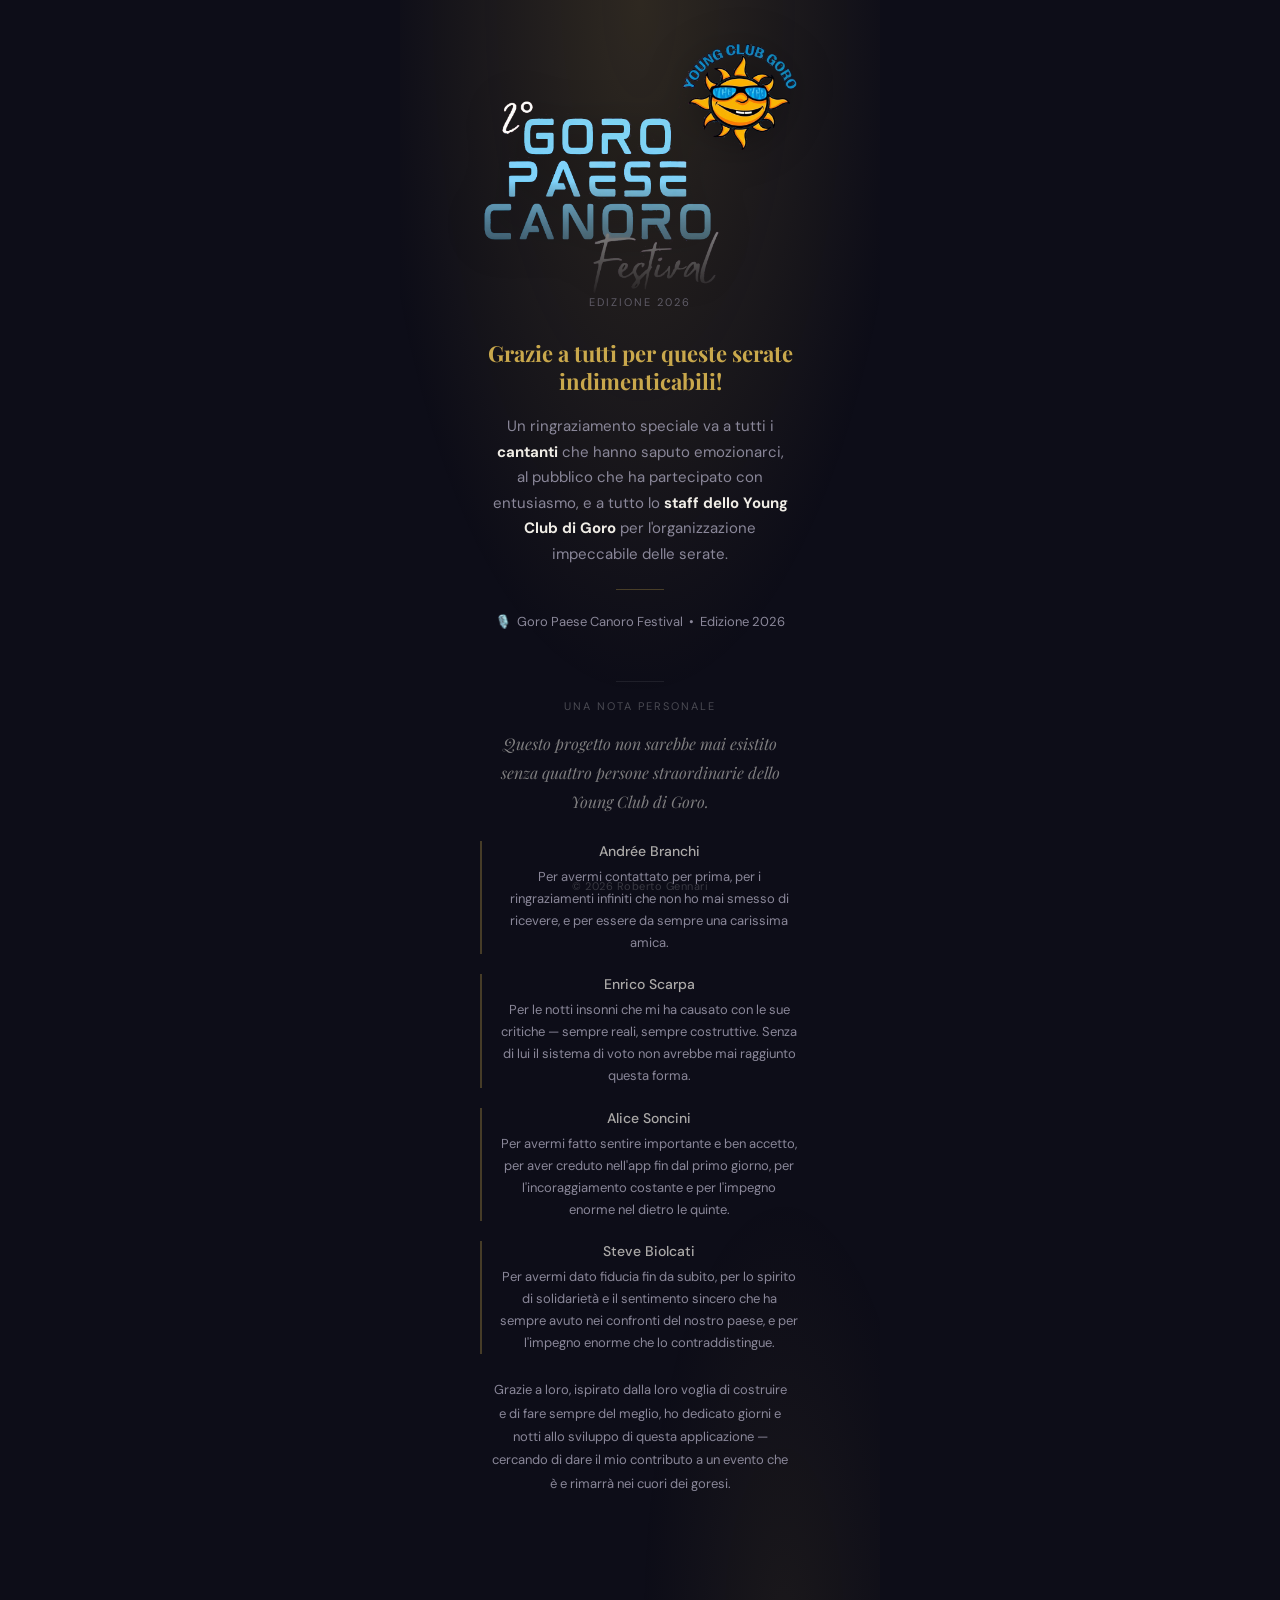
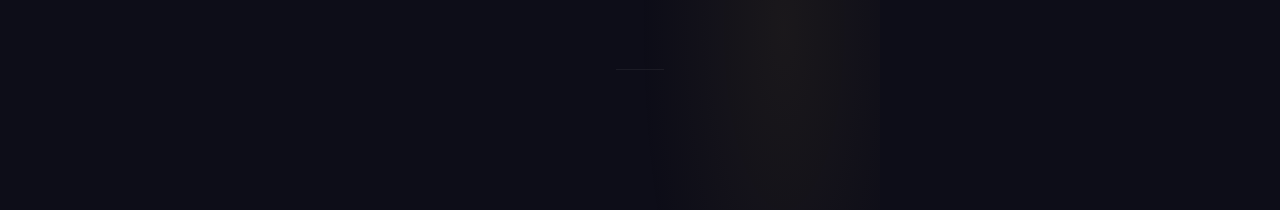
<file: index.html>
<!DOCTYPE html>
<html lang="it">
<head>
<meta charset="UTF-8">
<link rel="manifest" href="manifest.json">
<link rel="icon" href="favicon.png" type="image/png">
<meta name="viewport" content="width=device-width, initial-scale=1.0, maximum-scale=1.0, user-scalable=no">
<title>Goro Paese Canoro 2026</title>
<link href="https://fonts.googleapis.com/css2?family=Playfair+Display:ital,wght@0,700;0,900;1,700&family=DM+Sans:wght@300;400;500&display=swap" rel="stylesheet">
<link href="https://fonts.googleapis.com/css2?family=Playfair+Display:ital,wght@0,700;0,900;1,700&family=DM+Sans:wght@300;400;500&family=Great+Vibes&display=swap" rel="stylesheet">
<link rel="stylesheet" href="css/style.css">
</head>
  
<body>

<div class="stars" id="stars"></div>

<div class="screen flex-screen hero active" id="screen-hero">
  <img src="img/locandina.png" alt="2° Goro Paese Canoro Festival" class="hero-image">
  <div class="hero-edition">Edizione 2026</div>

  <div style="margin-top:28px;display:flex;flex-direction:column;align-items:center;gap:18px;animation:fadeDown .7s .2s ease both">
    <p style="font-family:'Playfair Display',serif;font-size:22px;font-weight:700;color:var(--gold);line-height:1.3;max-width:320px">
      Grazie a tutti per queste serate indimenticabili!
    </p>
    <p style="font-size:15px;color:var(--muted);max-width:300px;line-height:1.7">
      Un ringraziamento speciale va a tutti i <strong style="color:var(--text)">cantanti</strong> che hanno saputo emozionarci, al pubblico che ha partecipato con entusiasmo, e a tutto lo <strong style="color:var(--text)">staff dello Young Club di Goro</strong> per l'organizzazione impeccabile delle serate.
    </p>
    <div style="width:48px;height:1px;background:rgba(201,168,76,.3);margin:4px 0"></div>
    <p style="font-size:13px;color:var(--muted);line-height:1.6">
      🎙️ &nbsp;Goro Paese Canoro Festival &nbsp;•&nbsp; Edizione 2026
    </p>
  </div>

  <!-- Nota personale -->
  <div style="margin-top:48px;padding:0 8px 80px;display:flex;flex-direction:column;align-items:center;gap:16px;animation:fadeDown .7s .5s ease both">
    <div style="width:48px;height:1px;background:rgba(255,255,255,.08)"></div>
    <p style="font-size:11px;letter-spacing:2px;text-transform:uppercase;color:rgba(255,255,255,.25)">Una nota personale</p>
    <p style="font-family:'Playfair Display',serif;font-size:16px;font-style:italic;color:rgba(240,237,230,.5);max-width:300px;line-height:1.8;text-align:center">
      Questo progetto non sarebbe mai esistito senza quattro persone straordinarie dello Young Club di Goro.
    </p>

    <div style="display:flex;flex-direction:column;gap:20px;width:100%;max-width:320px;margin-top:8px">

      <div style="border-left:2px solid rgba(201,168,76,.3);padding-left:16px">
        <p style="font-size:14px;font-weight:500;color:rgba(240,237,230,.7);margin-bottom:4px">Andrée Branchi</p>
        <p style="font-size:13px;color:var(--muted);line-height:1.7">Per avermi contattato per prima, per i ringraziamenti infiniti che non ho mai smesso di ricevere, e per essere da sempre una carissima amica.</p>
      </div>

      <div style="border-left:2px solid rgba(201,168,76,.3);padding-left:16px">
        <p style="font-size:14px;font-weight:500;color:rgba(240,237,230,.7);margin-bottom:4px">Enrico Scarpa</p>
        <p style="font-size:13px;color:var(--muted);line-height:1.7">Per le notti insonni che mi ha causato con le sue critiche — sempre reali, sempre costruttive. Senza di lui il sistema di voto non avrebbe mai raggiunto questa forma.</p>
      </div>

      <div style="border-left:2px solid rgba(201,168,76,.3);padding-left:16px">
        <p style="font-size:14px;font-weight:500;color:rgba(240,237,230,.7);margin-bottom:4px">Alice Soncini</p>
        <p style="font-size:13px;color:var(--muted);line-height:1.7">Per avermi fatto sentire importante e ben accetto, per aver creduto nell'app fin dal primo giorno, per l'incoraggiamento costante e per l'impegno enorme nel dietro le quinte.</p>
      </div>

      <div style="border-left:2px solid rgba(201,168,76,.3);padding-left:16px">
        <p style="font-size:14px;font-weight:500;color:rgba(240,237,230,.7);margin-bottom:4px">Steve Biolcati</p>
        <p style="font-size:13px;color:var(--muted);line-height:1.7">Per avermi dato fiducia fin da subito, per lo spirito di solidarietà e il sentimento sincero che ha sempre avuto nei confronti del nostro paese, e per l'impegno enorme che lo contraddistingue.</p>
      </div>

    </div>

    <p style="font-size:13px;color:var(--muted);max-width:300px;line-height:1.8;text-align:center;margin-top:8px">
      Grazie a loro, ispirato dalla loro voglia di costruire e di fare sempre del meglio, ho dedicato giorni e notti allo sviluppo di questa applicazione — cercando di dare il mio contributo a un evento che è e rimarrà nei cuori dei goresi.
    </p>

  <div style="margin-top:32px;display:flex;flex-direction:column;align-items:center;gap:6px;width:100%;max-width:320px">
    <style>
      @keyframes revealSig {
        from { clip-path: inset(0 100% 0 0); }
        to   { clip-path: inset(0 0% 0 0); }
      }
      .sig-grazie {
        font-family: 'Great Vibes', cursive;
        font-size: 52px;
        color: var(--gold);
        line-height: 1.2;
        width: 100%;
        text-align: center;
        opacity: 0;
        clip-path: inset(0 100% 0 0);
        transition: clip-path 7.5s cubic-bezier(.4,0,.2,1), opacity 0.1s;
      }
      .sig-nome {
        font-family: 'Great Vibes', cursive;
        font-size: 28px;
        color: rgba(240,237,230,.45);
        line-height: 1.2;
        width: 100%;
        text-align: center;
        opacity: 0;
        clip-path: inset(0 100% 0 0);
        transition: clip-path 8.5s cubic-bezier(.4,0,.2,1), opacity 0.1s;
      }
      .sig-grazie.visible {
        opacity: 1;
        clip-path: inset(0 0% 0 0);
      }
      .sig-nome.visible {
        opacity: 0.45;
        clip-path: inset(0 0% 0 0);
      }
    </style>
  <span class="sig-grazie">Grazie</span>
  <span class="sig-nome">Roberto Gennari</span>
  </div>  
  <div style="width:48px;height:1px;background:rgba(255,255,255,.06);margin-top:8px"></div>
  </div>

</div>

<div class="copyright-bar">© 2026 Roberto Gennari</div>

<script>
  const container = document.getElementById('stars');
  for (let i = 0; i < 80; i++) {
    const s = document.createElement('div');
    s.className = 'star';
    s.style.cssText = `left:${Math.random()*100}%;top:${Math.random()*100}%;--d:${2+Math.random()*4}s;--delay:${Math.random()*5}s;--op:${0.3+Math.random()*0.5}`;
    container.appendChild(s);
  }

  const sigGrazie = document.querySelector('.sig-grazie');
  const sigNome   = document.querySelector('.sig-nome');

  const observer = new IntersectionObserver(entries => {
    entries.forEach(entry => {
      if (entry.isIntersecting) {
        sigGrazie.classList.add('visible');
        setTimeout(() => sigNome.classList.add('visible'), 5500);
        observer.disconnect();
        }
      });
    }, { threshold: 0.5 });

observer.observe(sigGrazie);  
</script>
</body>
</html>
</file>
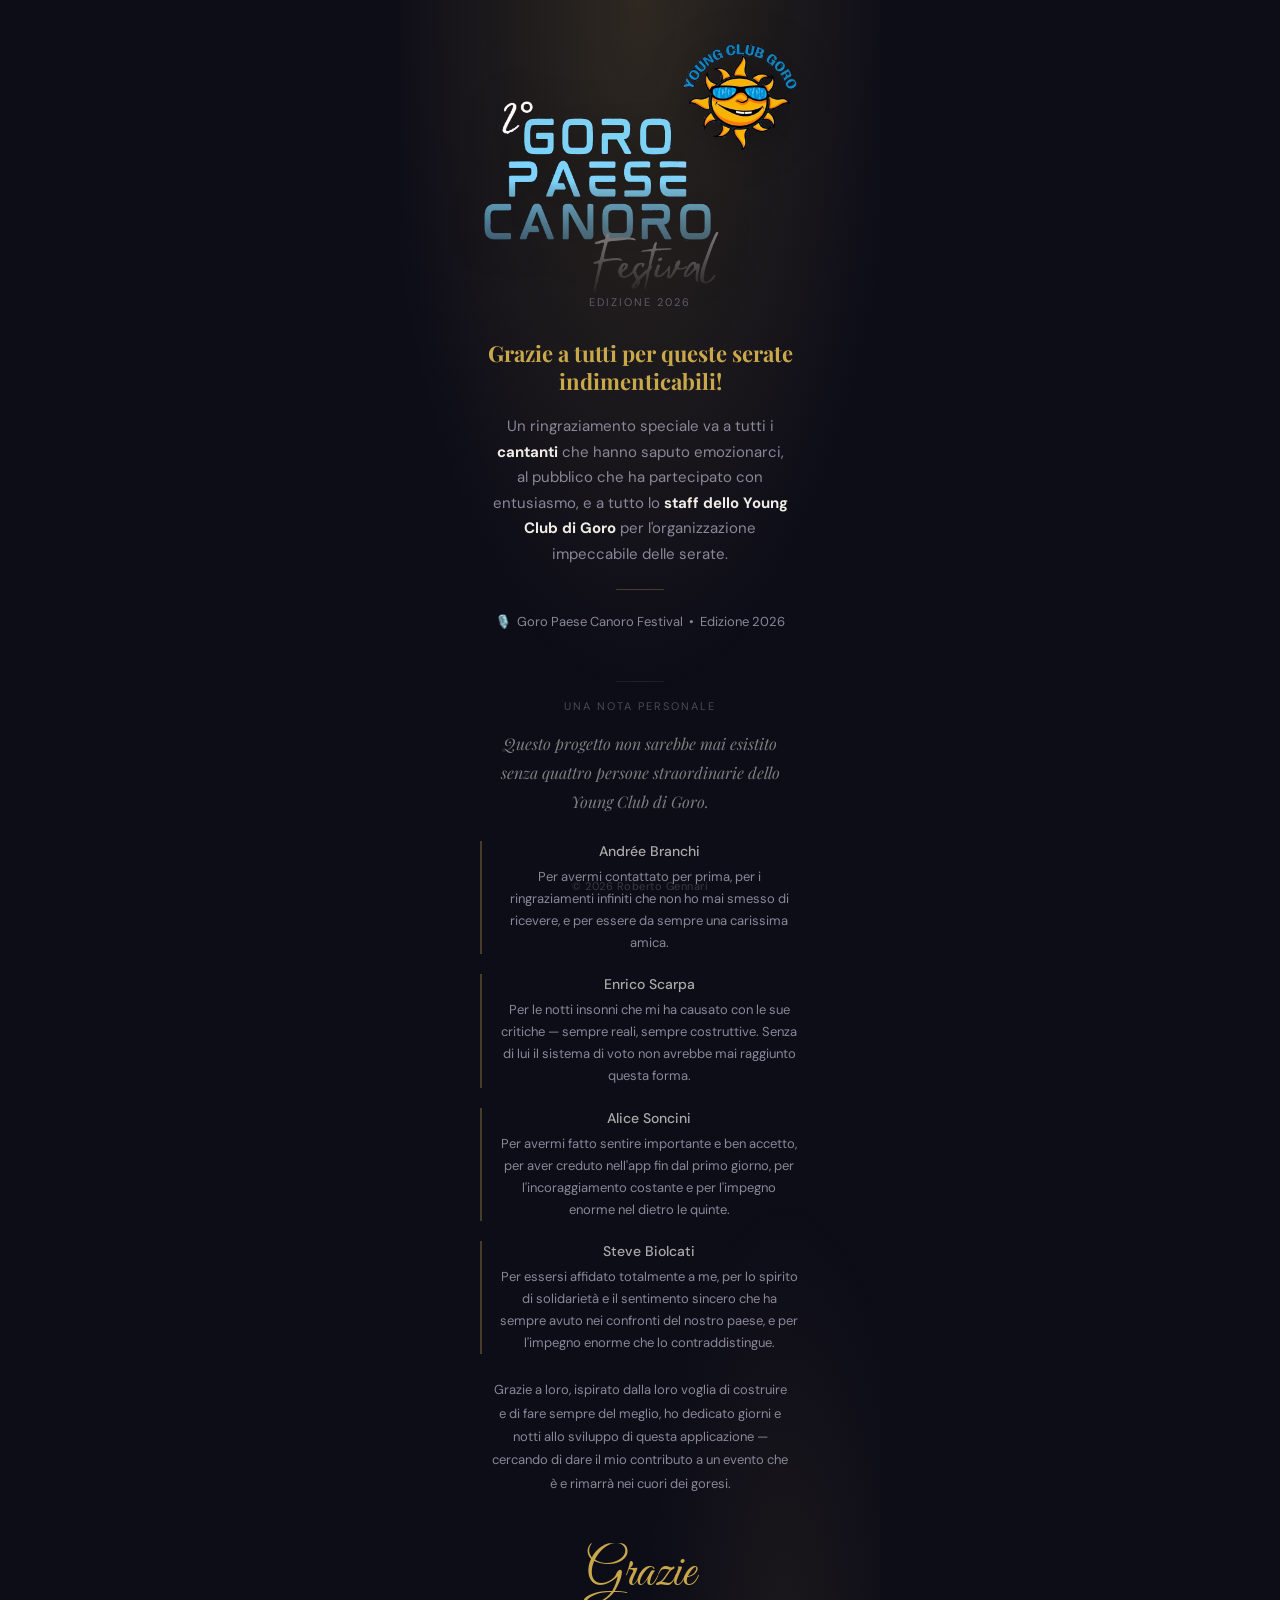
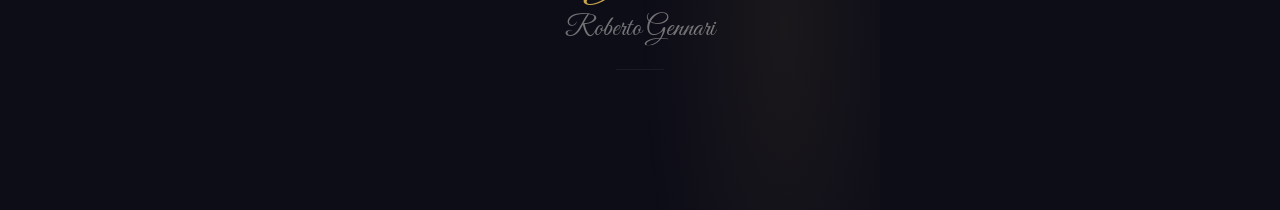
<file: index_thankyou.html>
<!DOCTYPE html>
<html lang="it">
<head>
<meta charset="UTF-8">
<link rel="manifest" href="manifest.json">
<link rel="icon" href="favicon.png" type="image/png">
<meta name="viewport" content="width=device-width, initial-scale=1.0, maximum-scale=1.0, user-scalable=no">
<title>Goro Paese Canoro 2026</title>
<link href="https://fonts.googleapis.com/css2?family=Playfair+Display:ital,wght@0,700;0,900;1,700&family=DM+Sans:wght@300;400;500&display=swap" rel="stylesheet">
<link href="https://fonts.googleapis.com/css2?family=Playfair+Display:ital,wght@0,700;0,900;1,700&family=DM+Sans:wght@300;400;500&family=Great+Vibes&display=swap" rel="stylesheet">
<link rel="stylesheet" href="css/style.css">
</head>
<body>

<div class="stars" id="stars"></div>

<div class="screen flex-screen hero active" id="screen-hero">
  <img src="img/locandina.png" alt="2° Goro Paese Canoro Festival" class="hero-image">
  <div class="hero-edition">Edizione 2026</div>

  <div style="margin-top:28px;display:flex;flex-direction:column;align-items:center;gap:18px;animation:fadeDown .7s .2s ease both">
    <p style="font-family:'Playfair Display',serif;font-size:22px;font-weight:700;color:var(--gold);line-height:1.3;max-width:320px">
      Grazie a tutti per queste serate indimenticabili!
    </p>
    <p style="font-size:15px;color:var(--muted);max-width:300px;line-height:1.7">
      Un ringraziamento speciale va a tutti i <strong style="color:var(--text)">cantanti</strong> che hanno saputo emozionarci, al pubblico che ha partecipato con entusiasmo, e a tutto lo <strong style="color:var(--text)">staff dello Young Club di Goro</strong> per l'organizzazione impeccabile delle serate.
    </p>
    <div style="width:48px;height:1px;background:rgba(201,168,76,.3);margin:4px 0"></div>
    <p style="font-size:13px;color:var(--muted);line-height:1.6">
      🎙️ &nbsp;Goro Paese Canoro Festival &nbsp;•&nbsp; Edizione 2026
    </p>
  </div>

  <!-- Nota personale -->
  <div style="margin-top:48px;padding:0 8px 80px;display:flex;flex-direction:column;align-items:center;gap:16px;animation:fadeDown .7s .5s ease both">
    <div style="width:48px;height:1px;background:rgba(255,255,255,.08)"></div>
    <p style="font-size:11px;letter-spacing:2px;text-transform:uppercase;color:rgba(255,255,255,.25)">Una nota personale</p>
    <p style="font-family:'Playfair Display',serif;font-size:16px;font-style:italic;color:rgba(240,237,230,.5);max-width:300px;line-height:1.8;text-align:center">
      Questo progetto non sarebbe mai esistito senza quattro persone straordinarie dello Young Club di Goro.
    </p>

    <div style="display:flex;flex-direction:column;gap:20px;width:100%;max-width:320px;margin-top:8px">

      <div style="border-left:2px solid rgba(201,168,76,.3);padding-left:16px">
        <p style="font-size:14px;font-weight:500;color:rgba(240,237,230,.7);margin-bottom:4px">Andrée Branchi</p>
        <p style="font-size:13px;color:var(--muted);line-height:1.7">Per avermi contattato per prima, per i ringraziamenti infiniti che non ho mai smesso di ricevere, e per essere da sempre una carissima amica.</p>
      </div>

      <div style="border-left:2px solid rgba(201,168,76,.3);padding-left:16px">
        <p style="font-size:14px;font-weight:500;color:rgba(240,237,230,.7);margin-bottom:4px">Enrico Scarpa</p>
        <p style="font-size:13px;color:var(--muted);line-height:1.7">Per le notti insonni che mi ha causato con le sue critiche — sempre reali, sempre costruttive. Senza di lui il sistema di voto non avrebbe mai raggiunto questa forma.</p>
      </div>

      <div style="border-left:2px solid rgba(201,168,76,.3);padding-left:16px">
        <p style="font-size:14px;font-weight:500;color:rgba(240,237,230,.7);margin-bottom:4px">Alice Soncini</p>
        <p style="font-size:13px;color:var(--muted);line-height:1.7">Per avermi fatto sentire importante e ben accetto, per aver creduto nell'app fin dal primo giorno, per l'incoraggiamento costante e per l'impegno enorme nel dietro le quinte.</p>
      </div>

      <div style="border-left:2px solid rgba(201,168,76,.3);padding-left:16px">
        <p style="font-size:14px;font-weight:500;color:rgba(240,237,230,.7);margin-bottom:4px">Steve Biolcati</p>
        <p style="font-size:13px;color:var(--muted);line-height:1.7">Per essersi affidato totalmente a me, per lo spirito di solidarietà e il sentimento sincero che ha sempre avuto nei confronti del nostro paese, e per l'impegno enorme che lo contraddistingue.</p>
      </div>

    </div>

    <p style="font-size:13px;color:var(--muted);max-width:300px;line-height:1.8;text-align:center;margin-top:8px">
      Grazie a loro, ispirato dalla loro voglia di costruire e di fare sempre del meglio, ho dedicato giorni e notti allo sviluppo di questa applicazione — cercando di dare il mio contributo a un evento che è e rimarrà nei cuori dei goresi.
    </p>

  <div style="margin-top:32px;display:flex;flex-direction:column;align-items:center;gap:6px;width:100%;max-width:320px">
    <style>
      @keyframes revealSig {
        from { clip-path: inset(0 100% 0 0); }
        to   { clip-path: inset(0 0% 0 0); }
      }
      .sig-grazie {
        font-family: 'Great Vibes', cursive;
        font-size: 52px;
        color: var(--gold);
        line-height: 1.2;
        width: 100%;
        text-align: center;
        animation: revealSig 7.5s 1s cubic-bezier(.4,0,.2,1) both;
      }
      .sig-nome {
        font-family: 'Great Vibes', cursive;
        font-size: 28px;
        color: rgba(240,237,230,.45);
        line-height: 1.2;
        width: 100%;
        text-align: center;
        animation: revealSig 8.5s 5s cubic-bezier(.4,0,.2,1) both;
      }
    </style>
  <span class="sig-grazie">Grazie</span>
  <span class="sig-nome">Roberto Gennari</span>
  </div>  
  <div style="width:48px;height:1px;background:rgba(255,255,255,.06);margin-top:8px"></div>
  </div>

</div>

<div class="copyright-bar">© 2026 Roberto Gennari</div>

<script>
  const container = document.getElementById('stars');
  for (let i = 0; i < 80; i++) {
    const s = document.createElement('div');
    s.className = 'star';
    s.style.cssText = `left:${Math.random()*100}%;top:${Math.random()*100}%;--d:${2+Math.random()*4}s;--delay:${Math.random()*5}s;--op:${0.3+Math.random()*0.5}`;
    container.appendChild(s);
  }
</script>
</body>
</html>
</file>
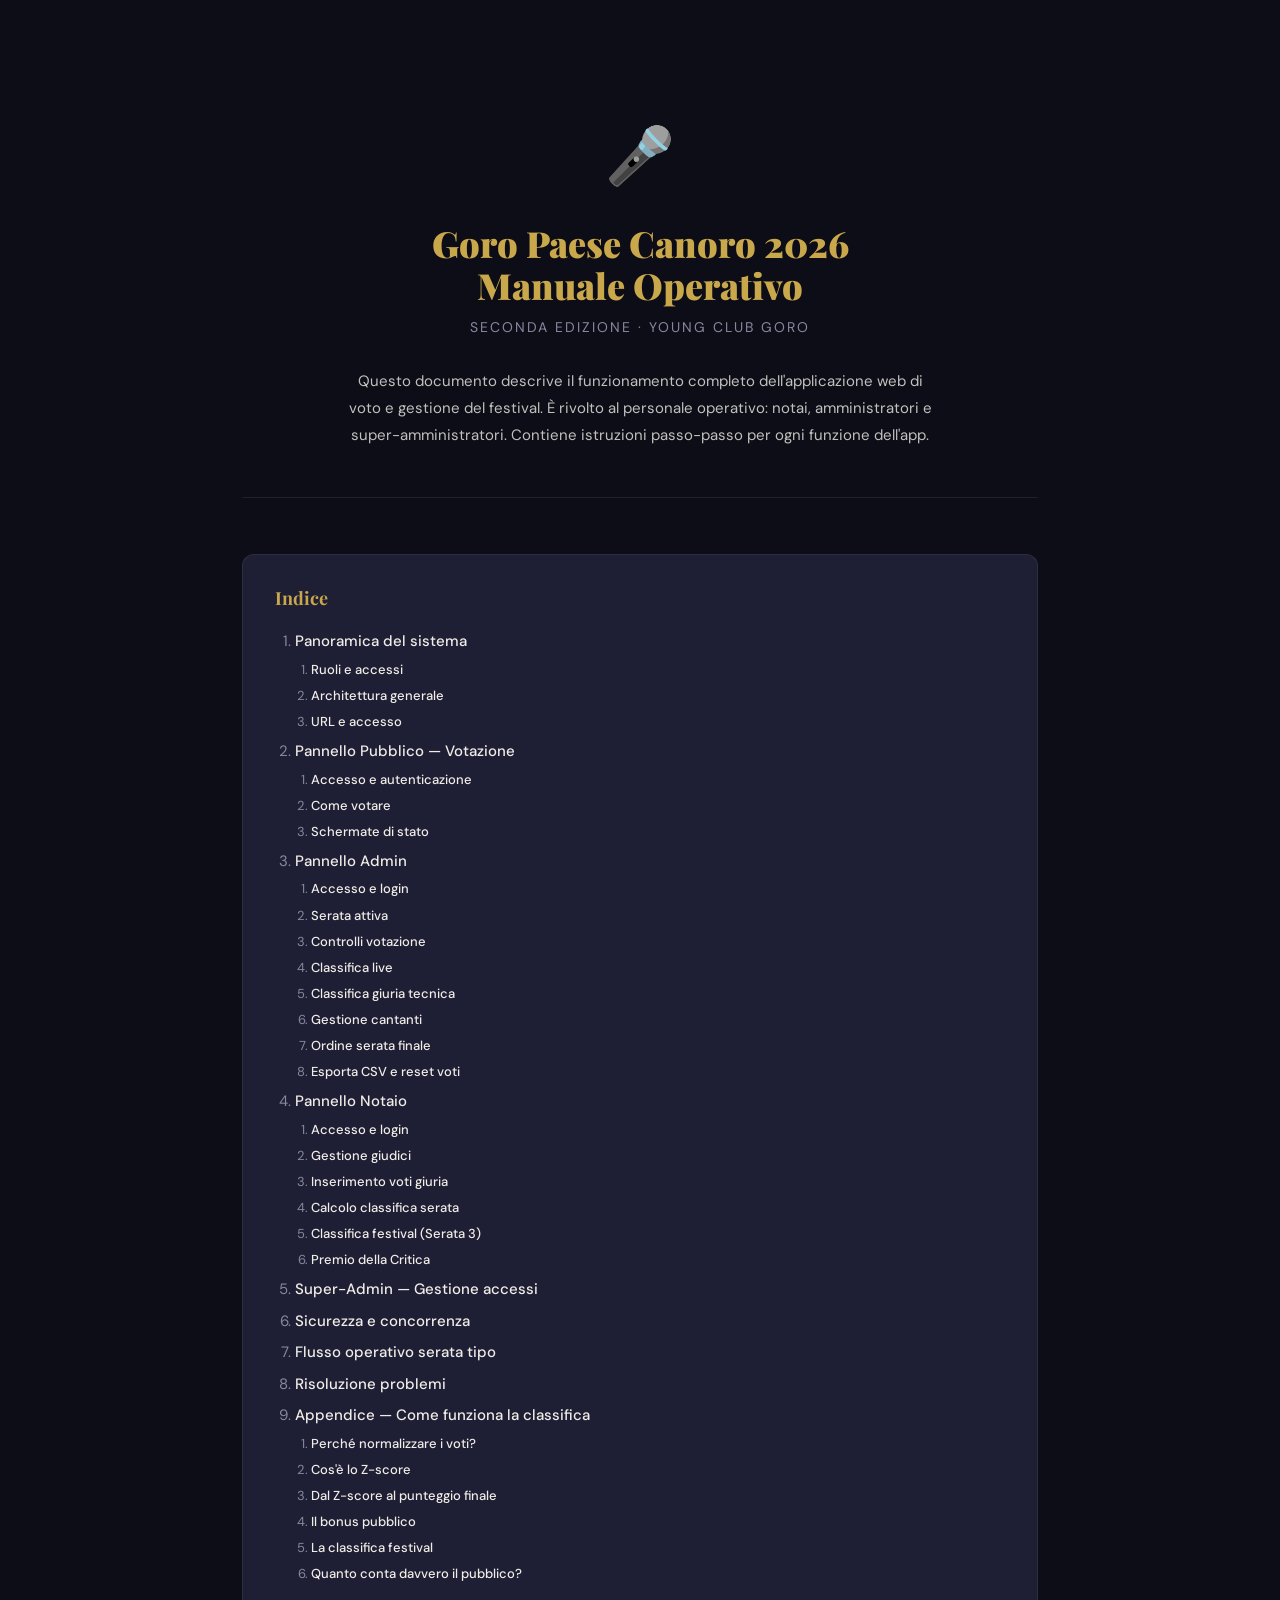
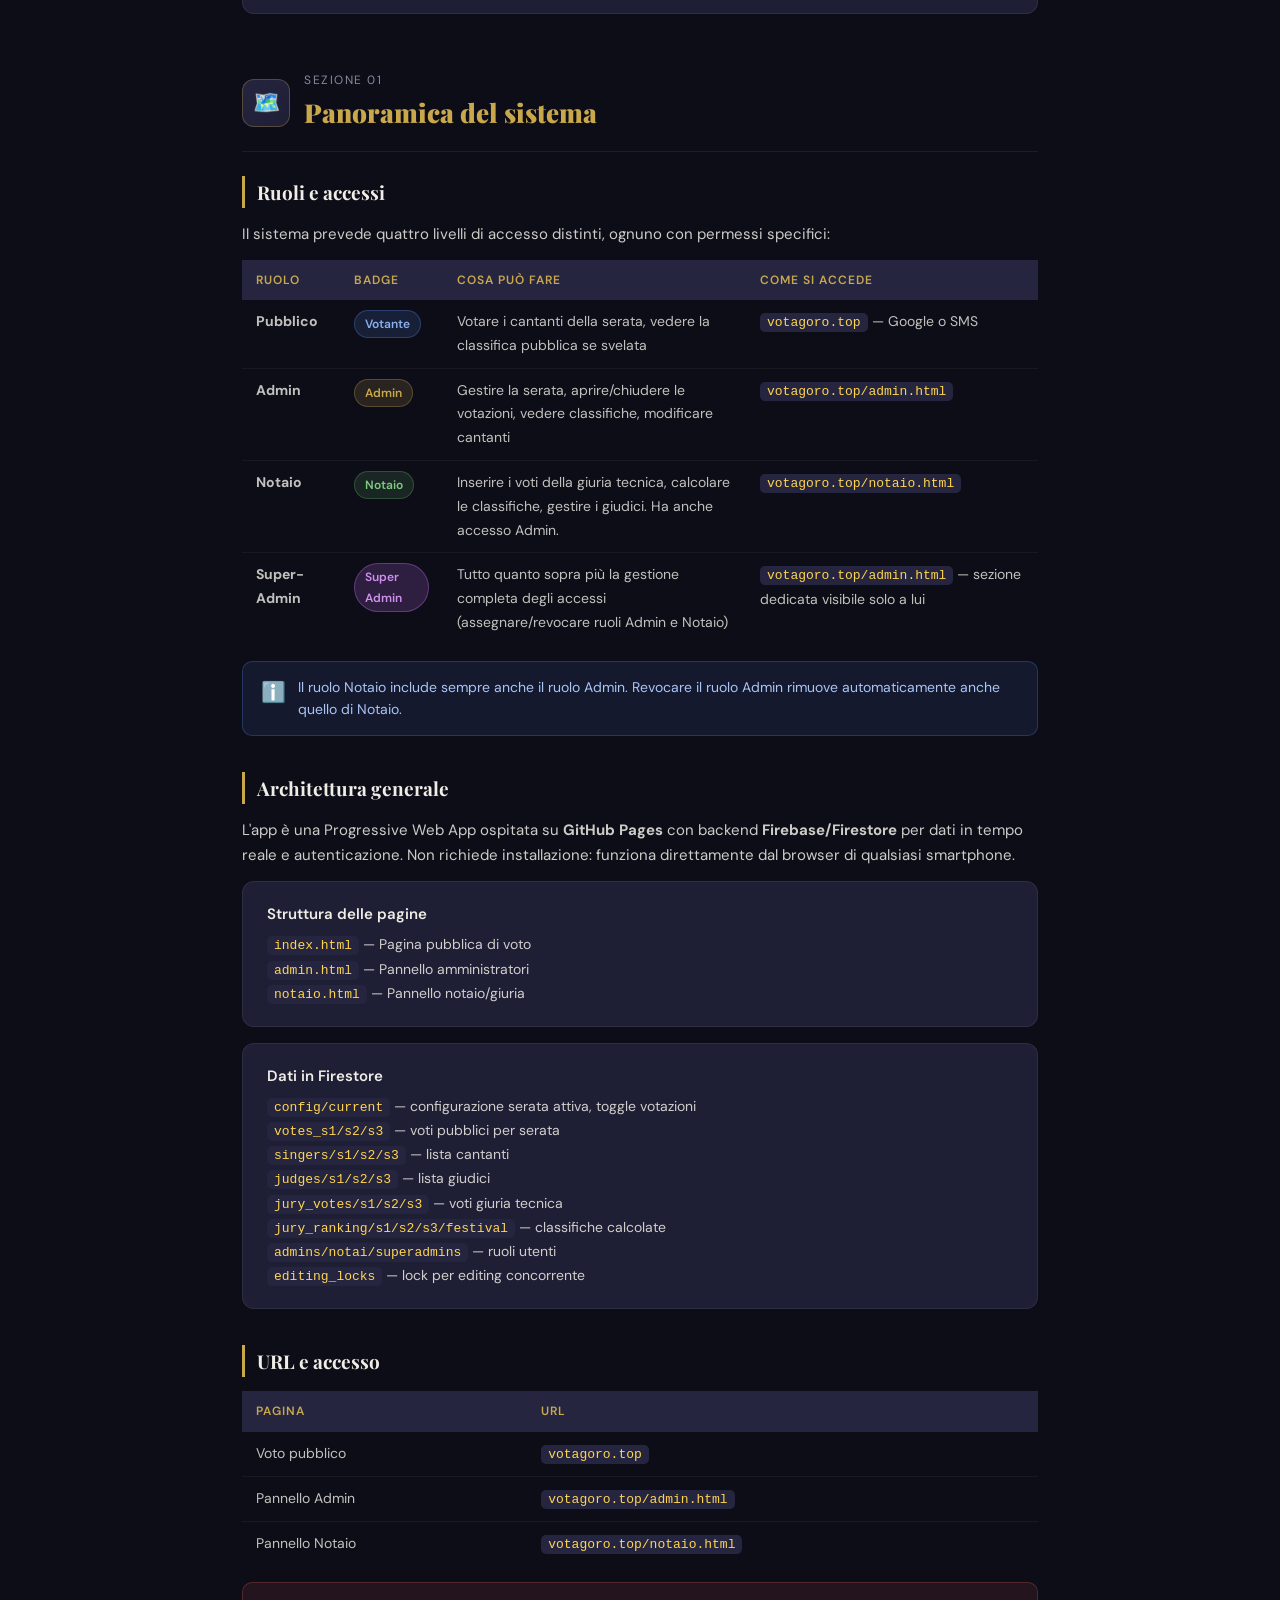
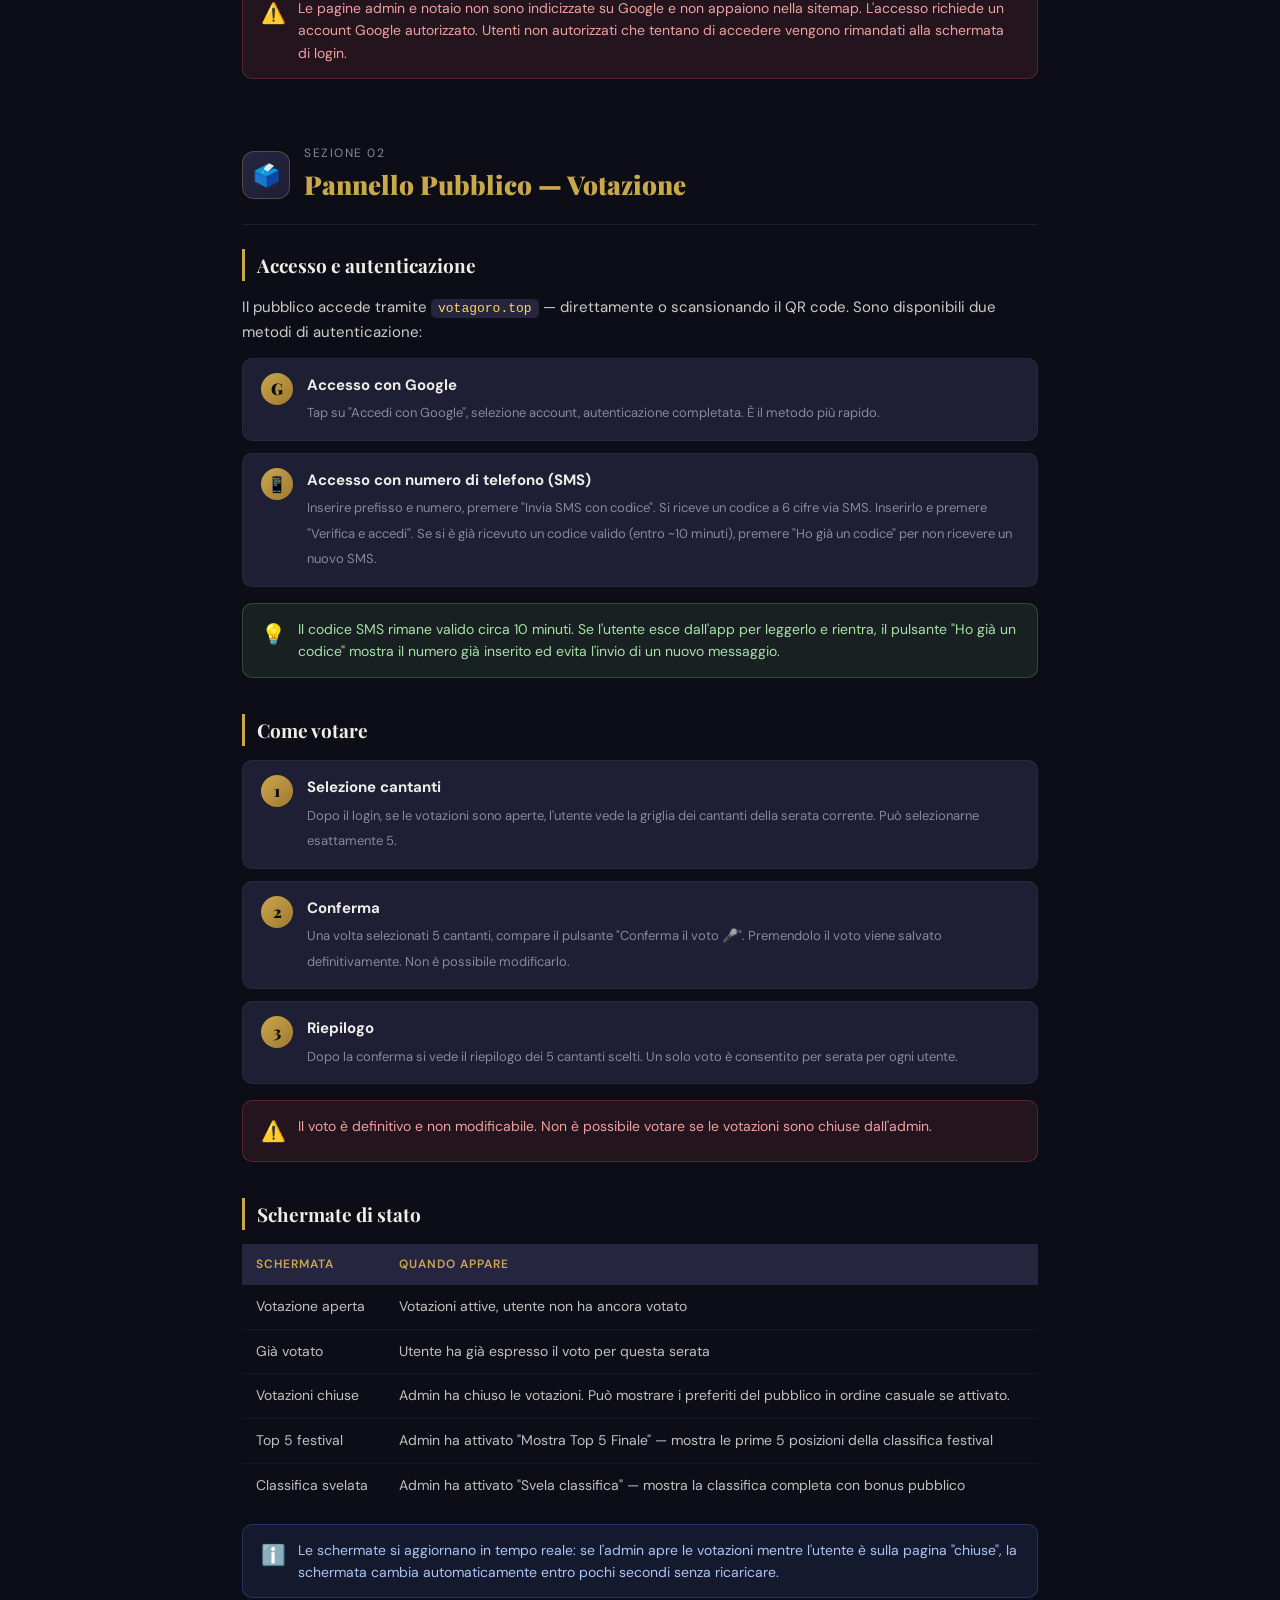
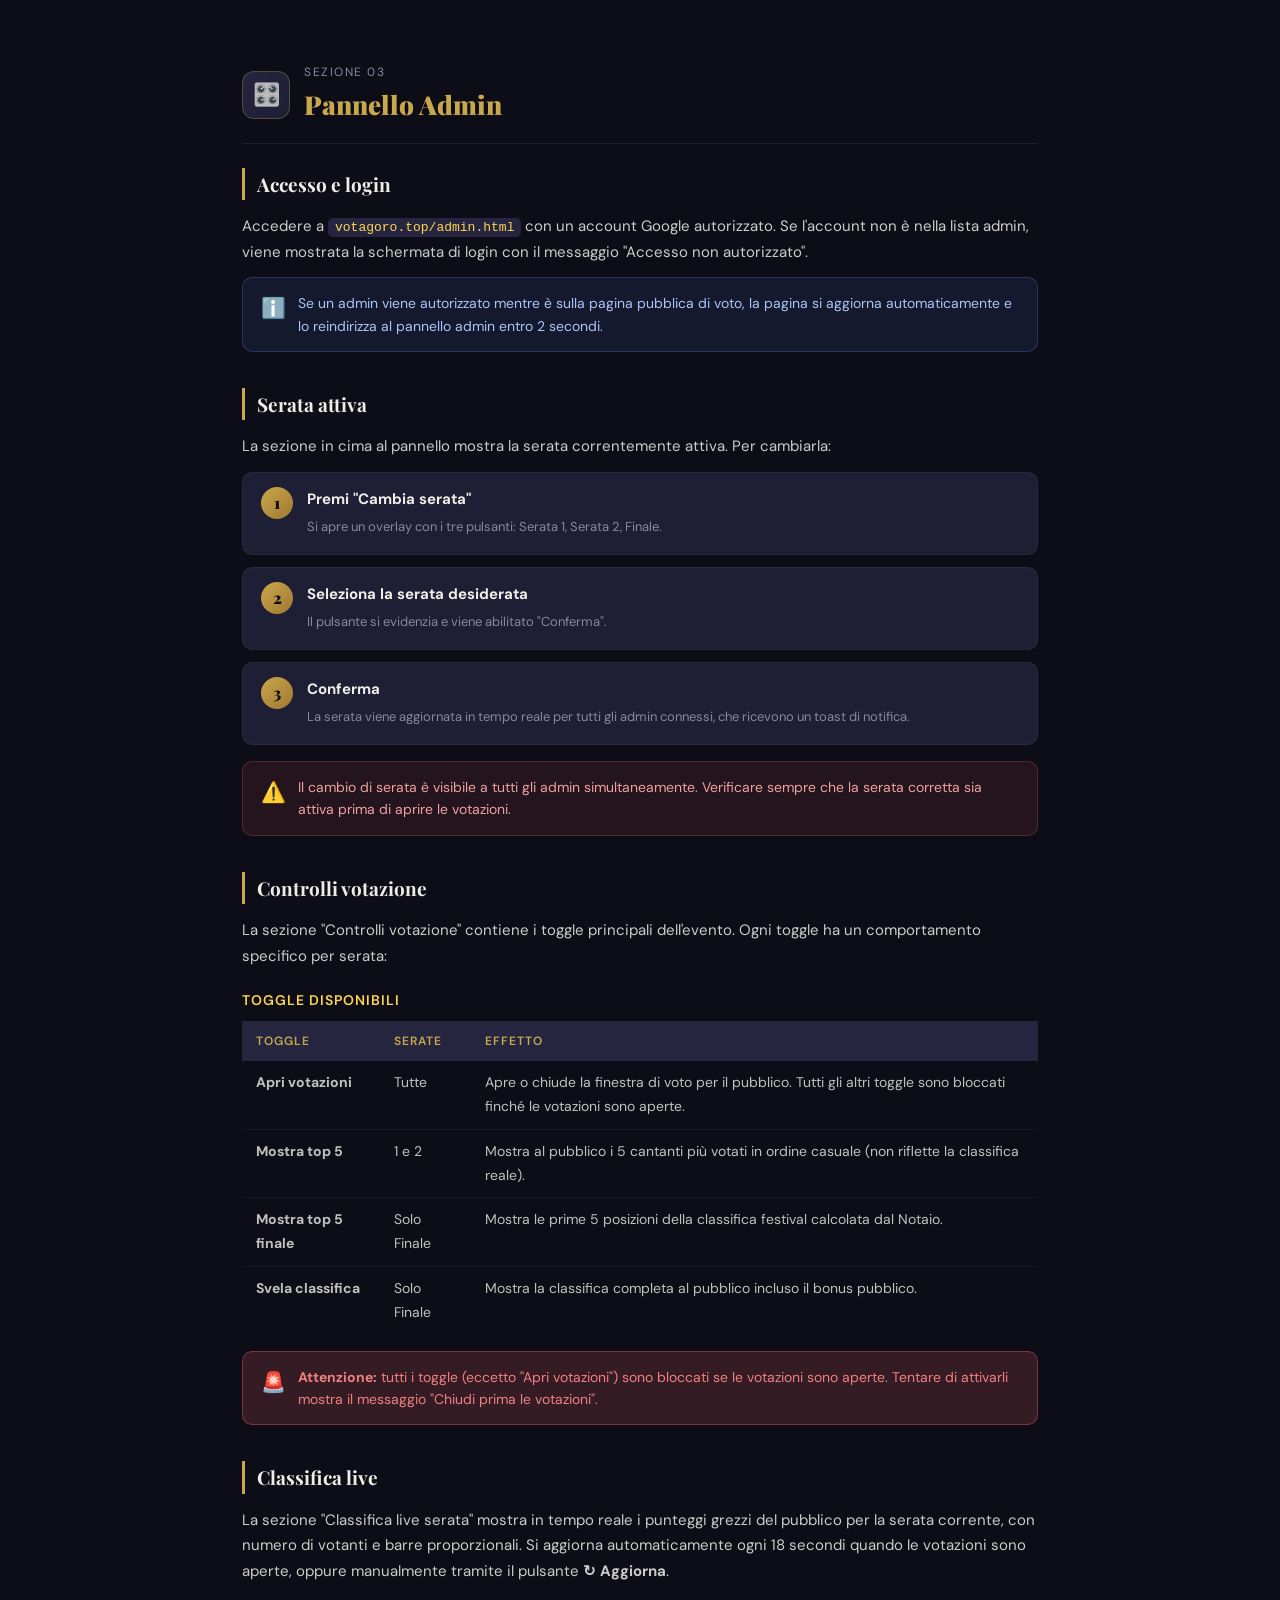
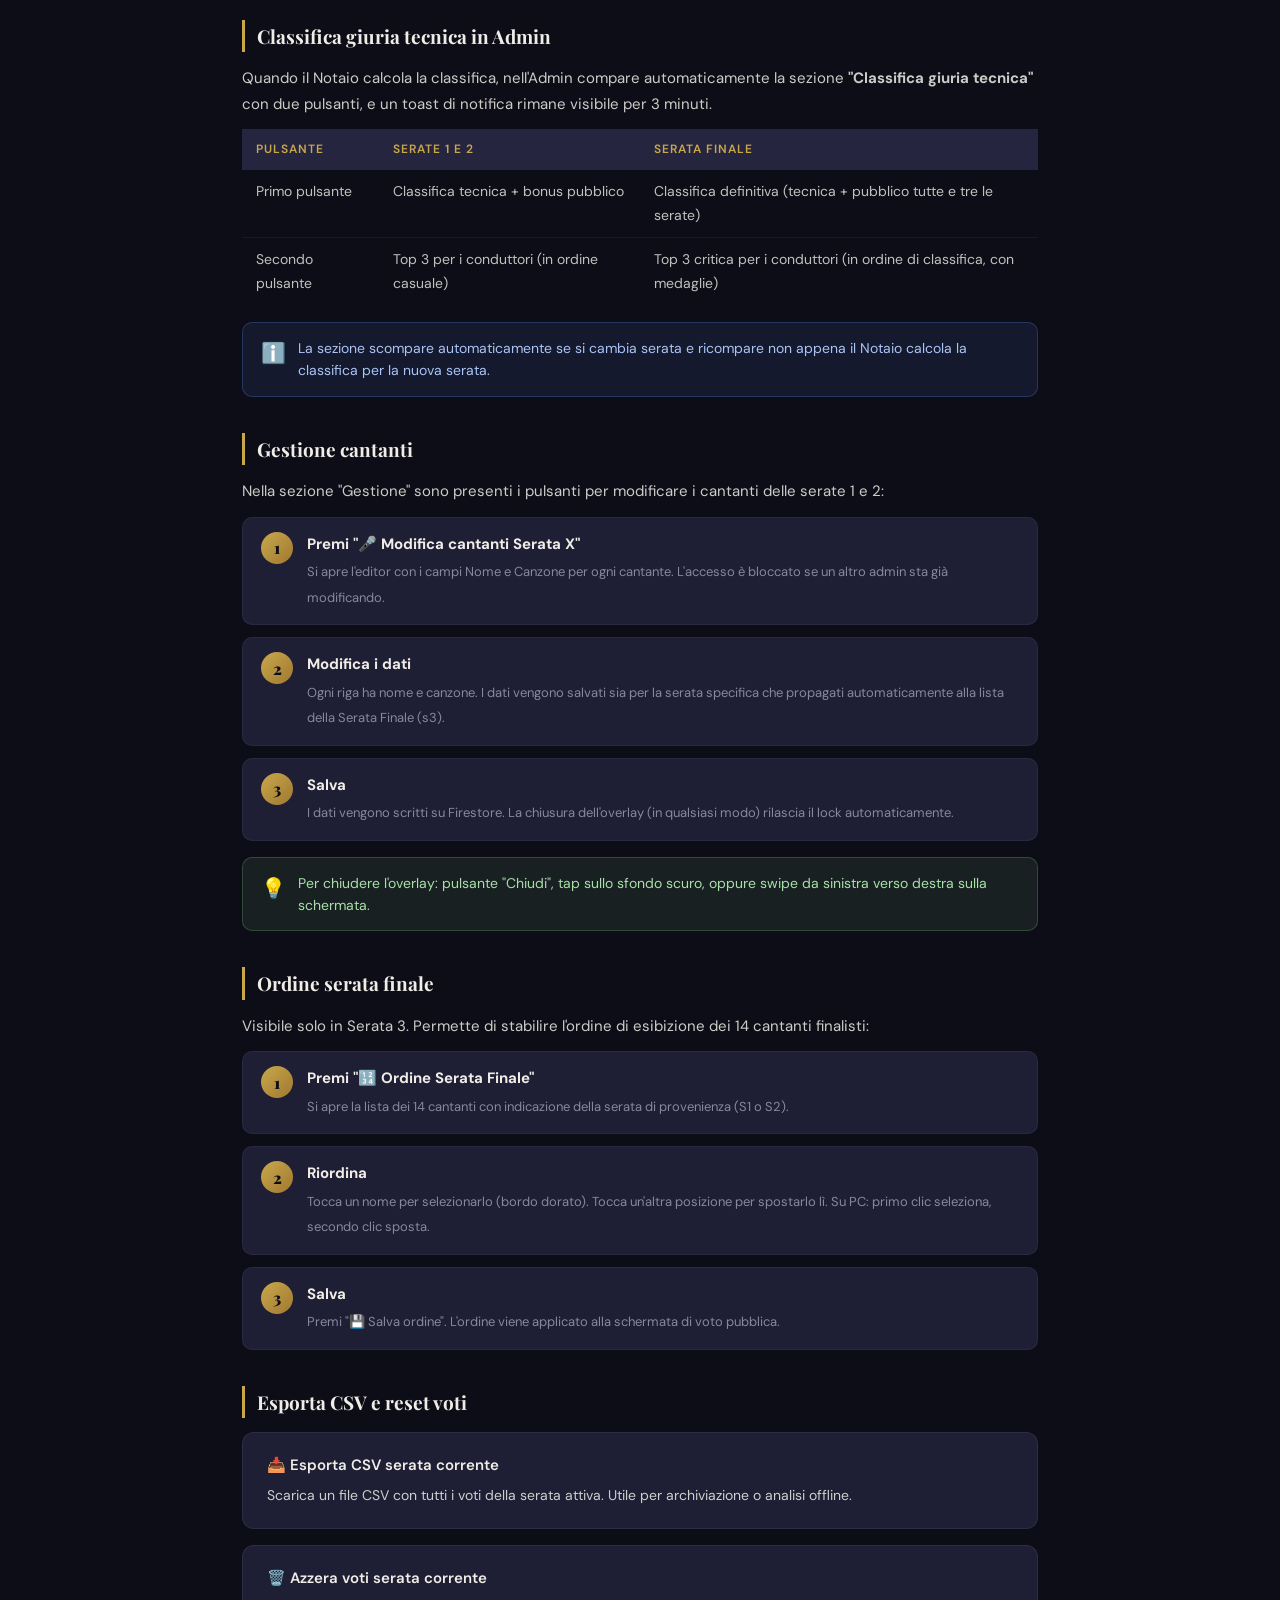
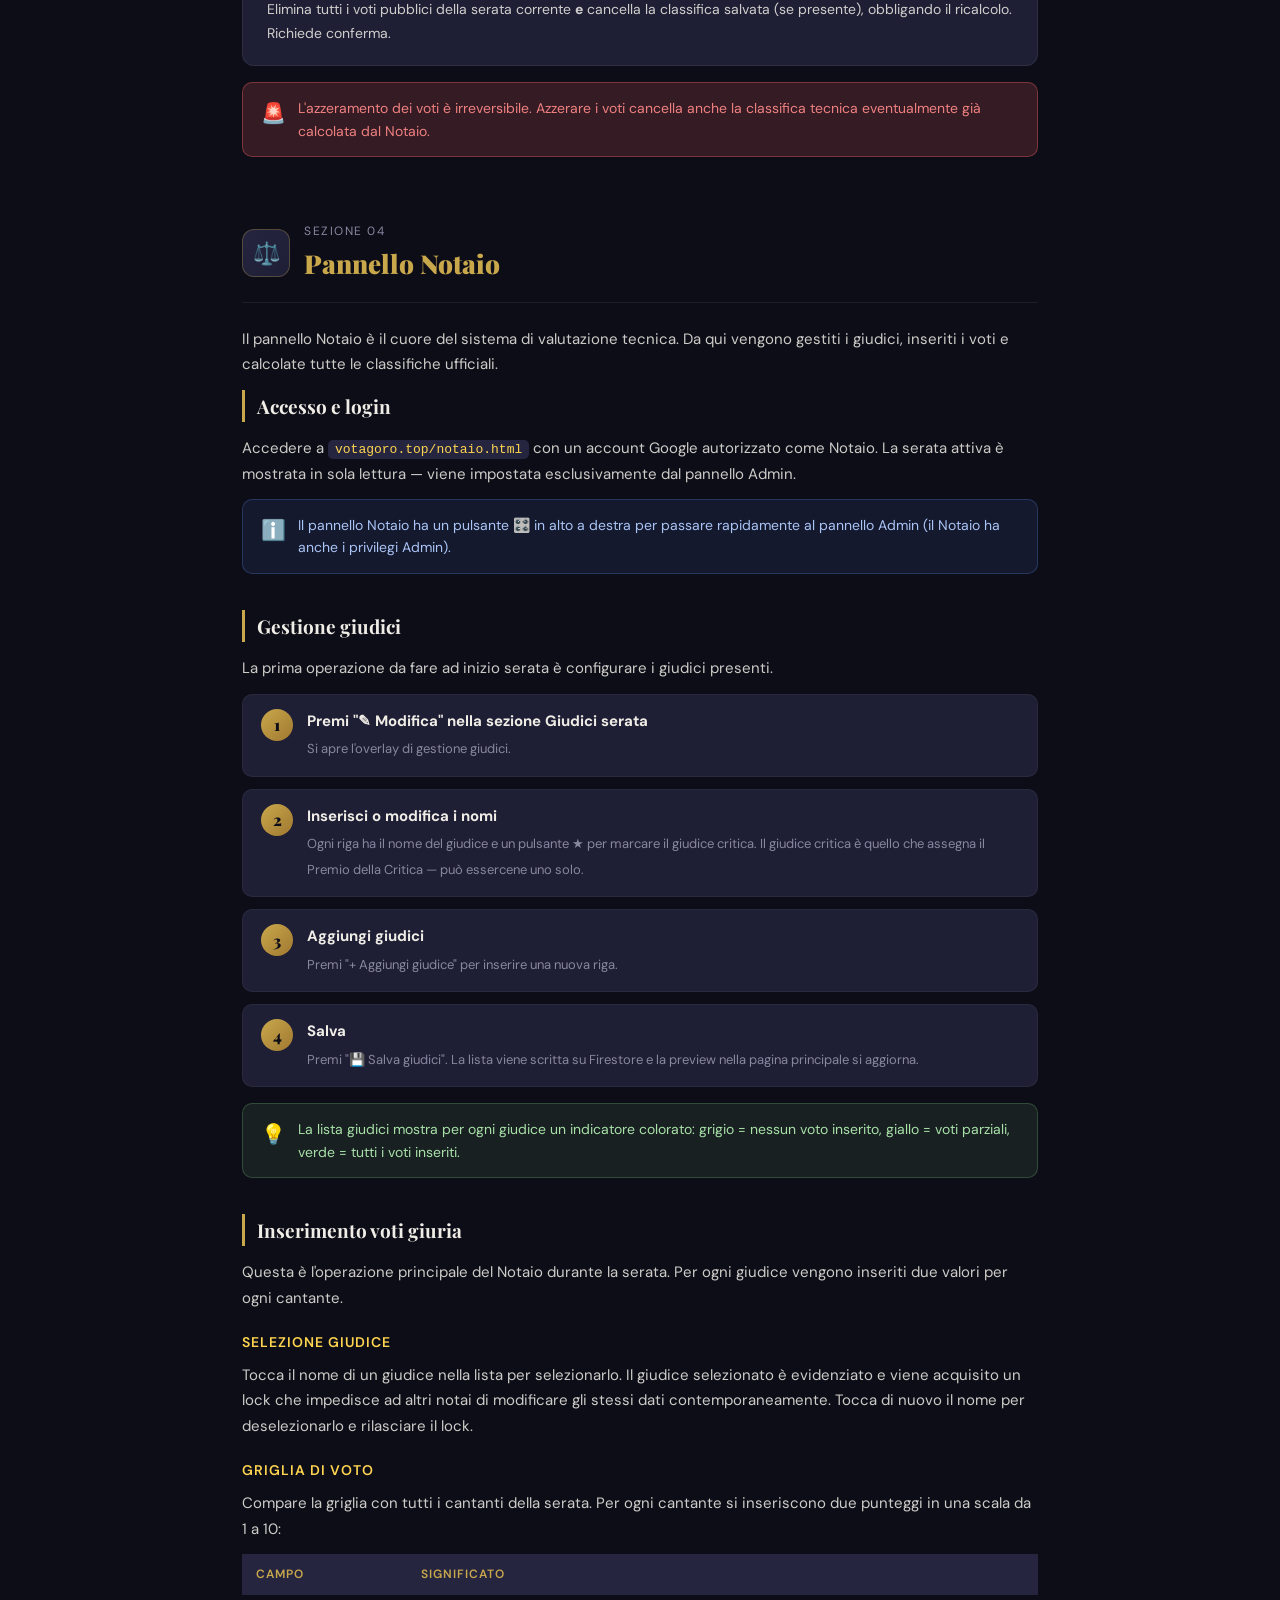
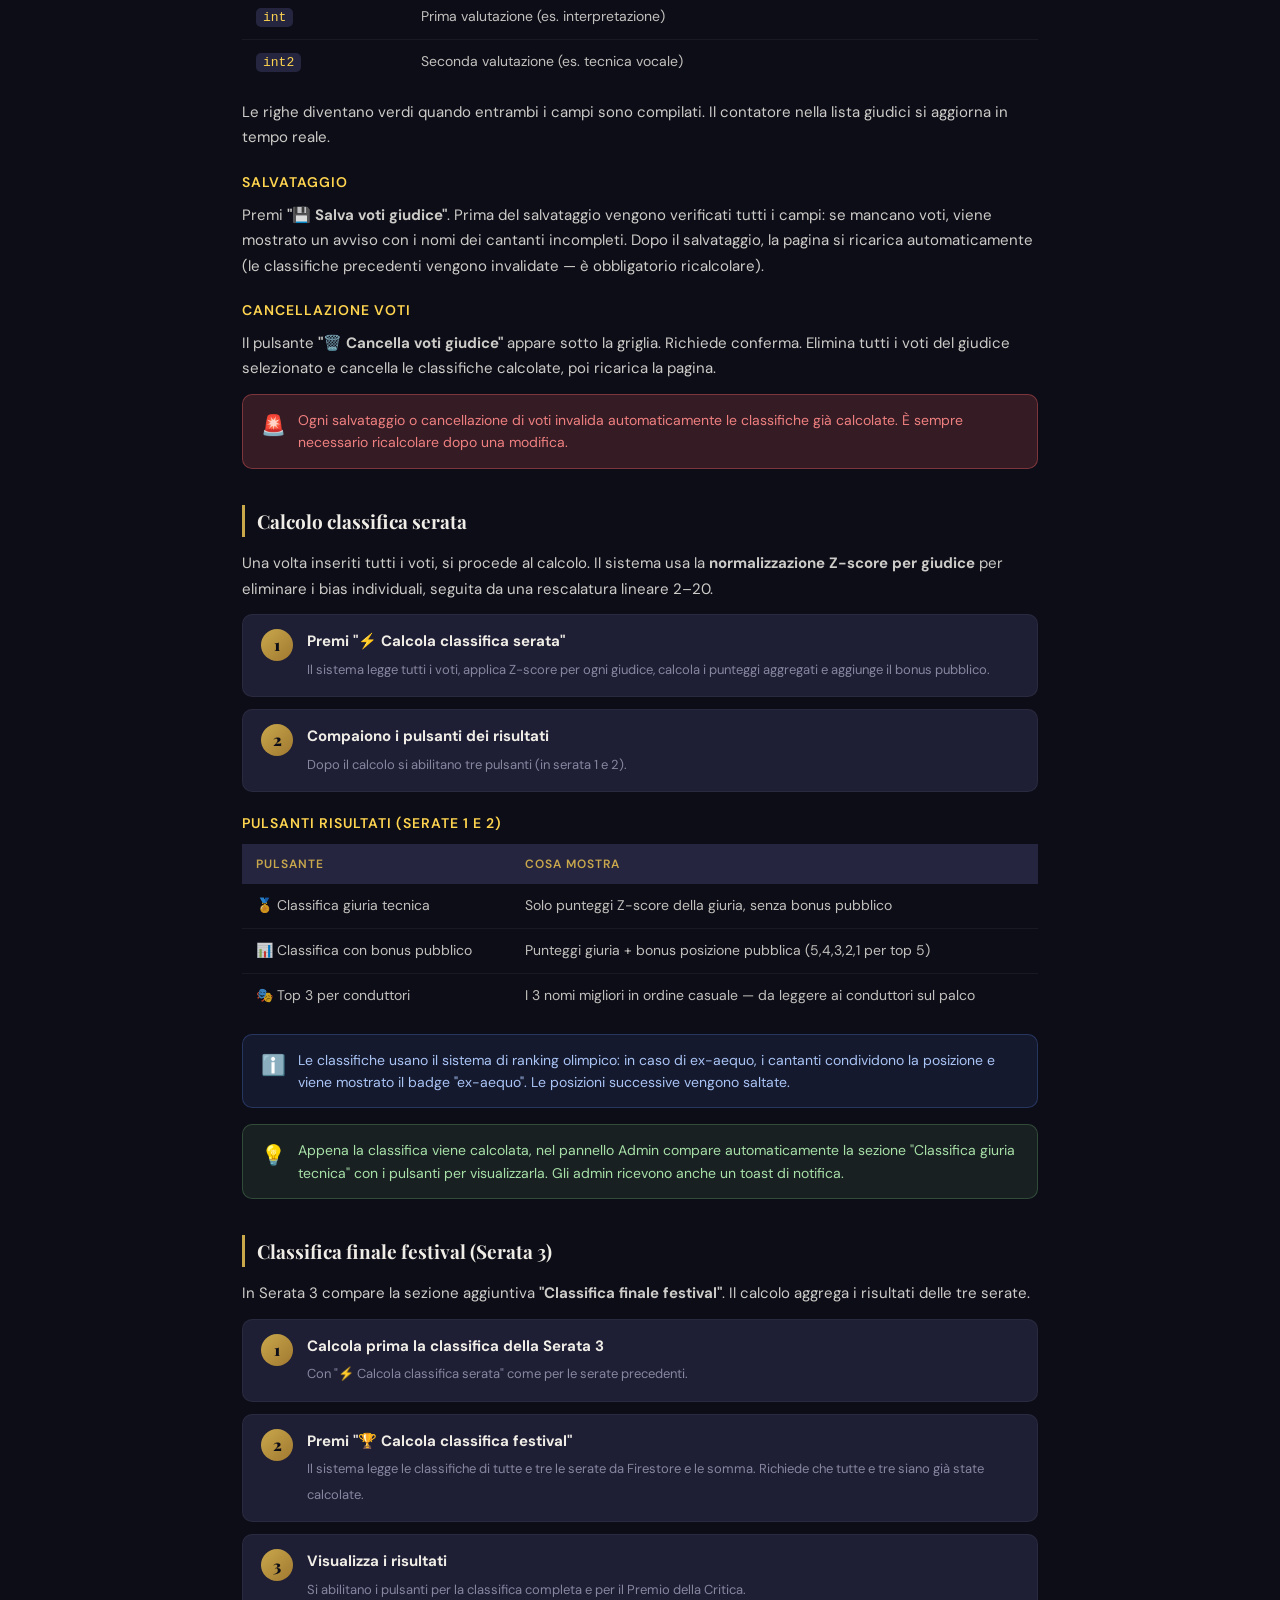
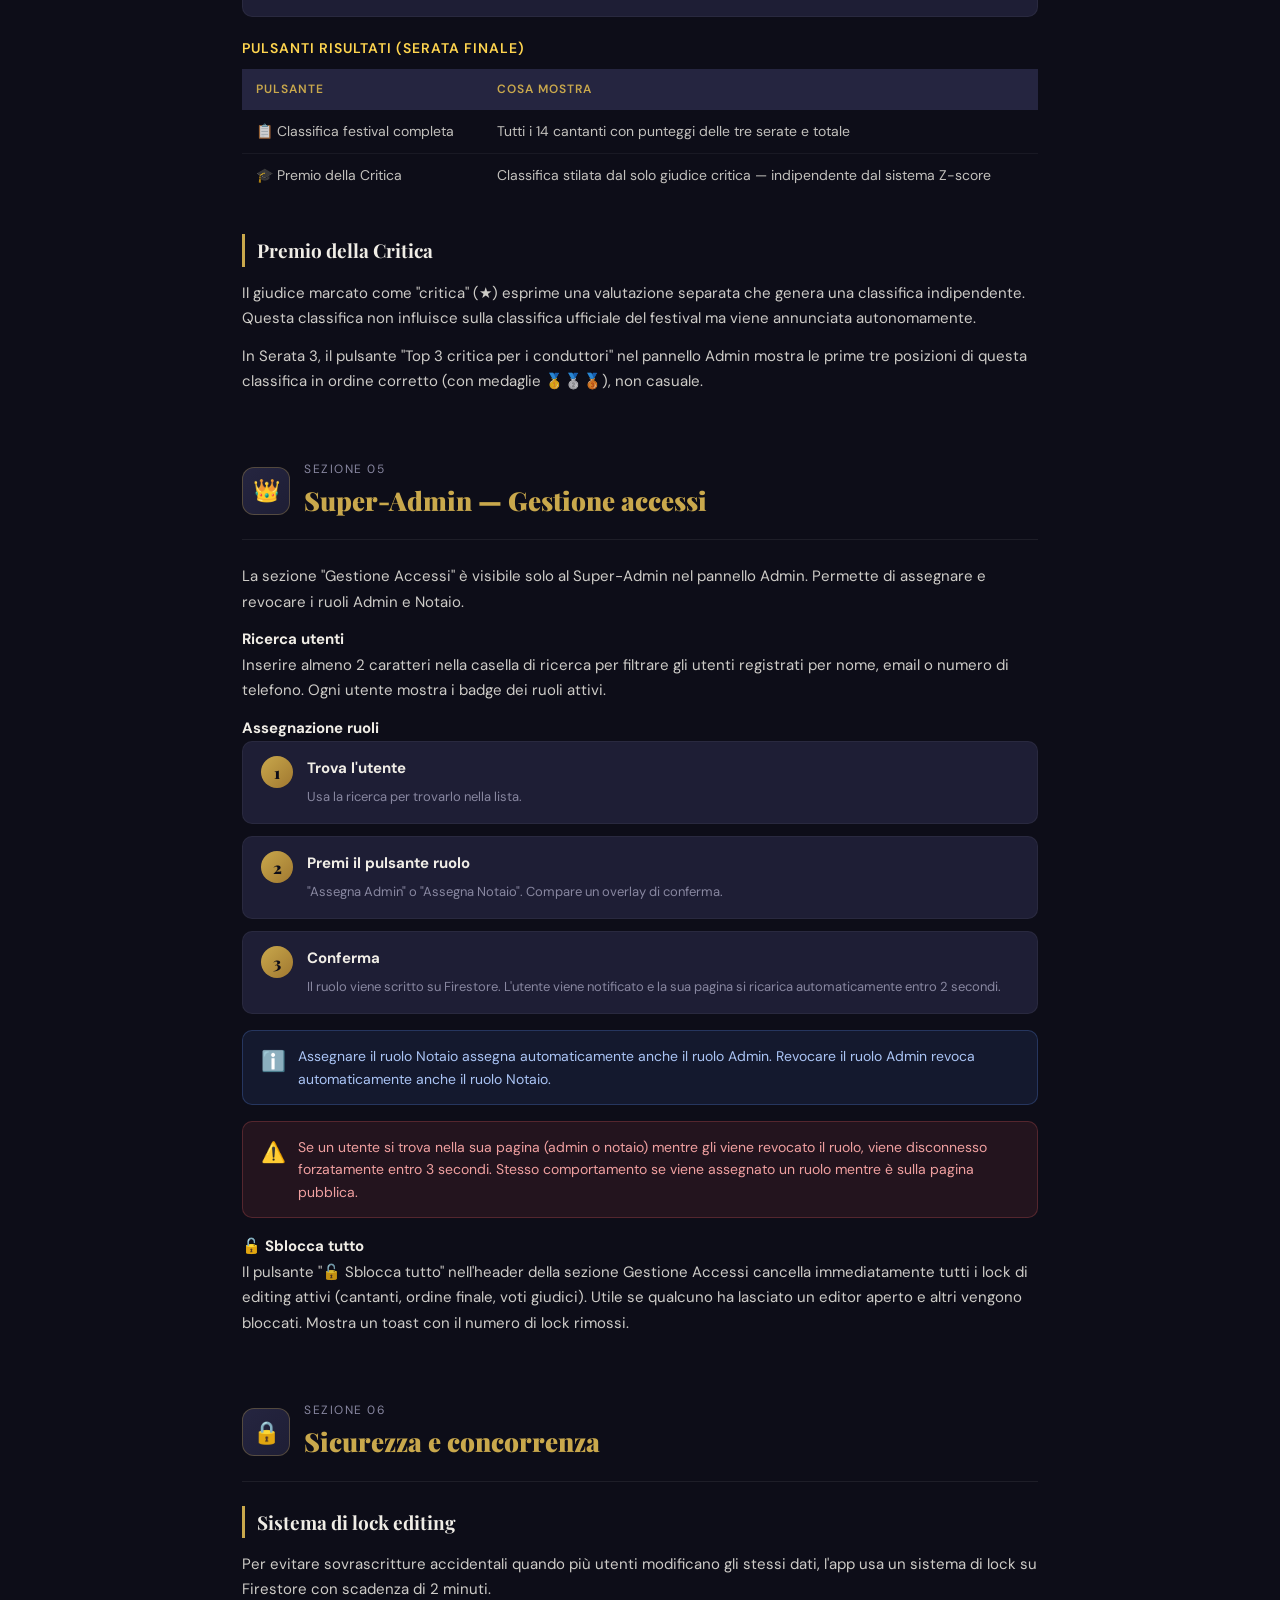
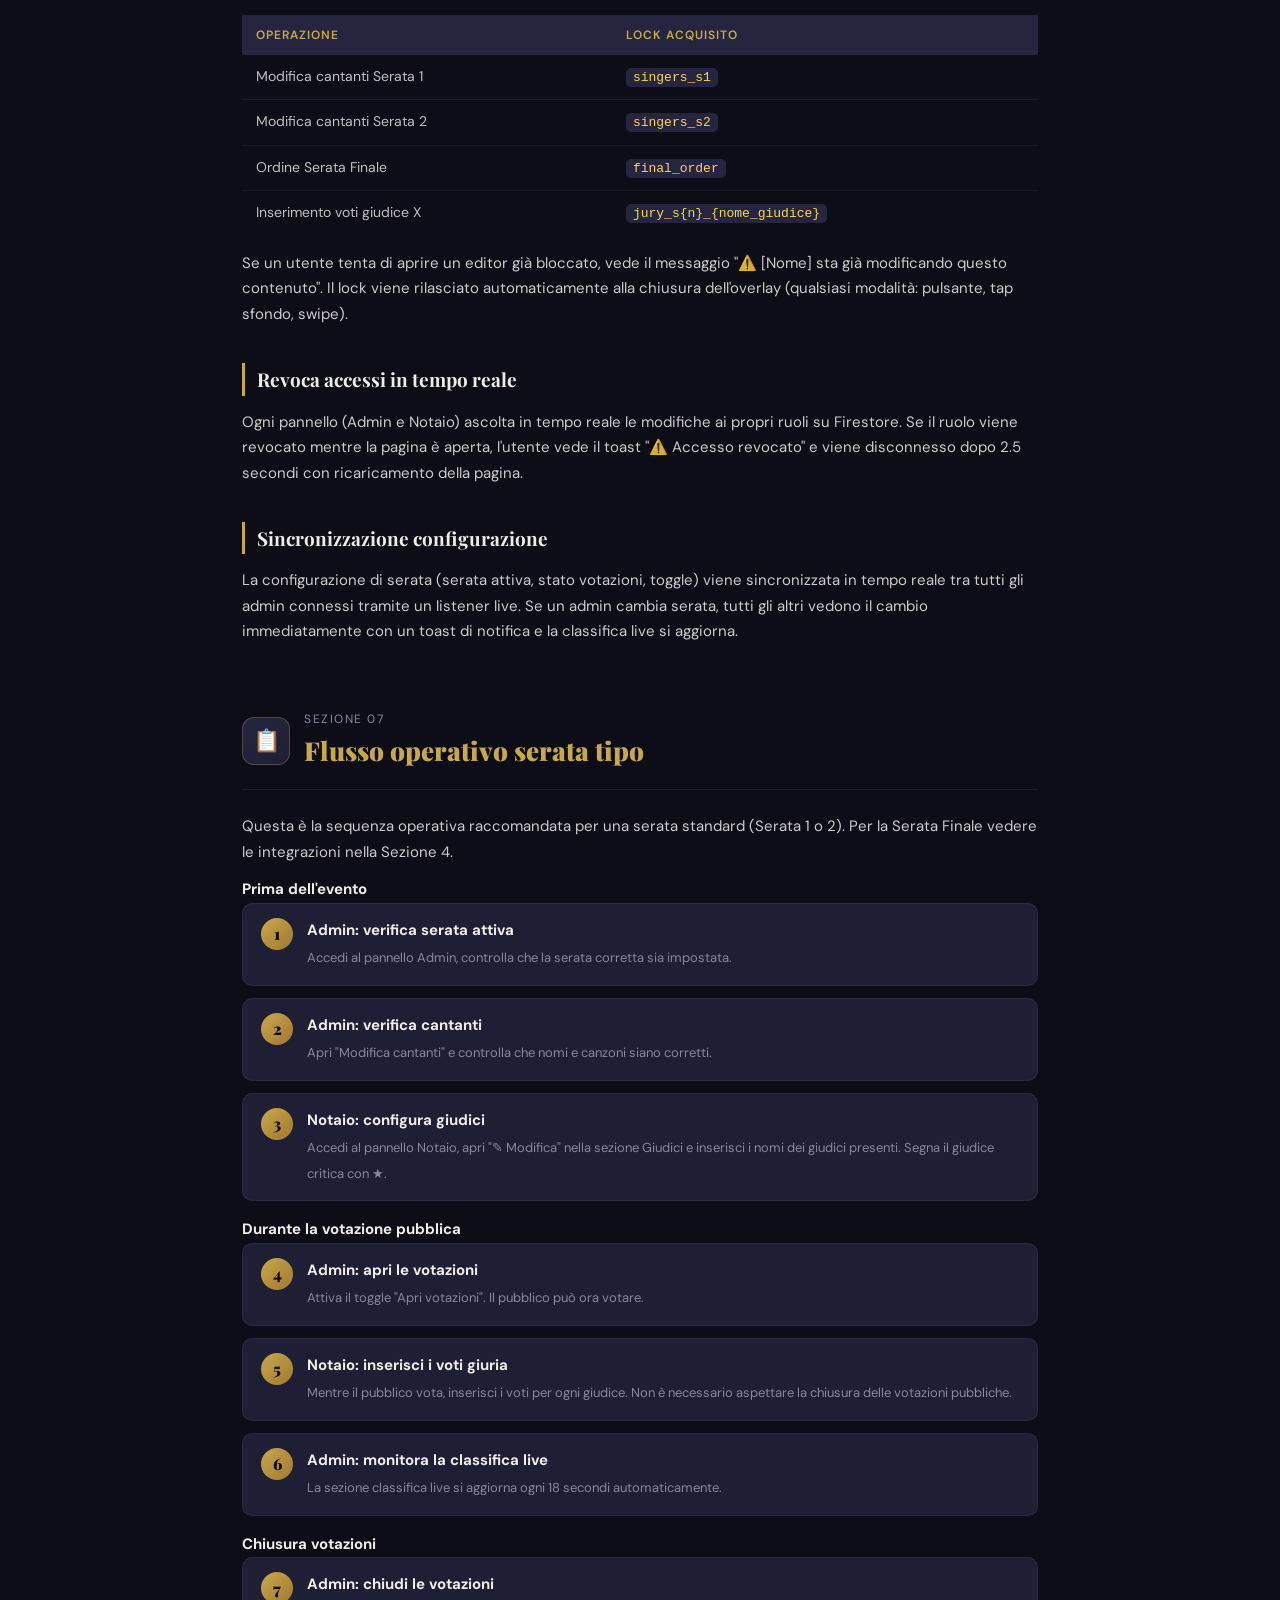
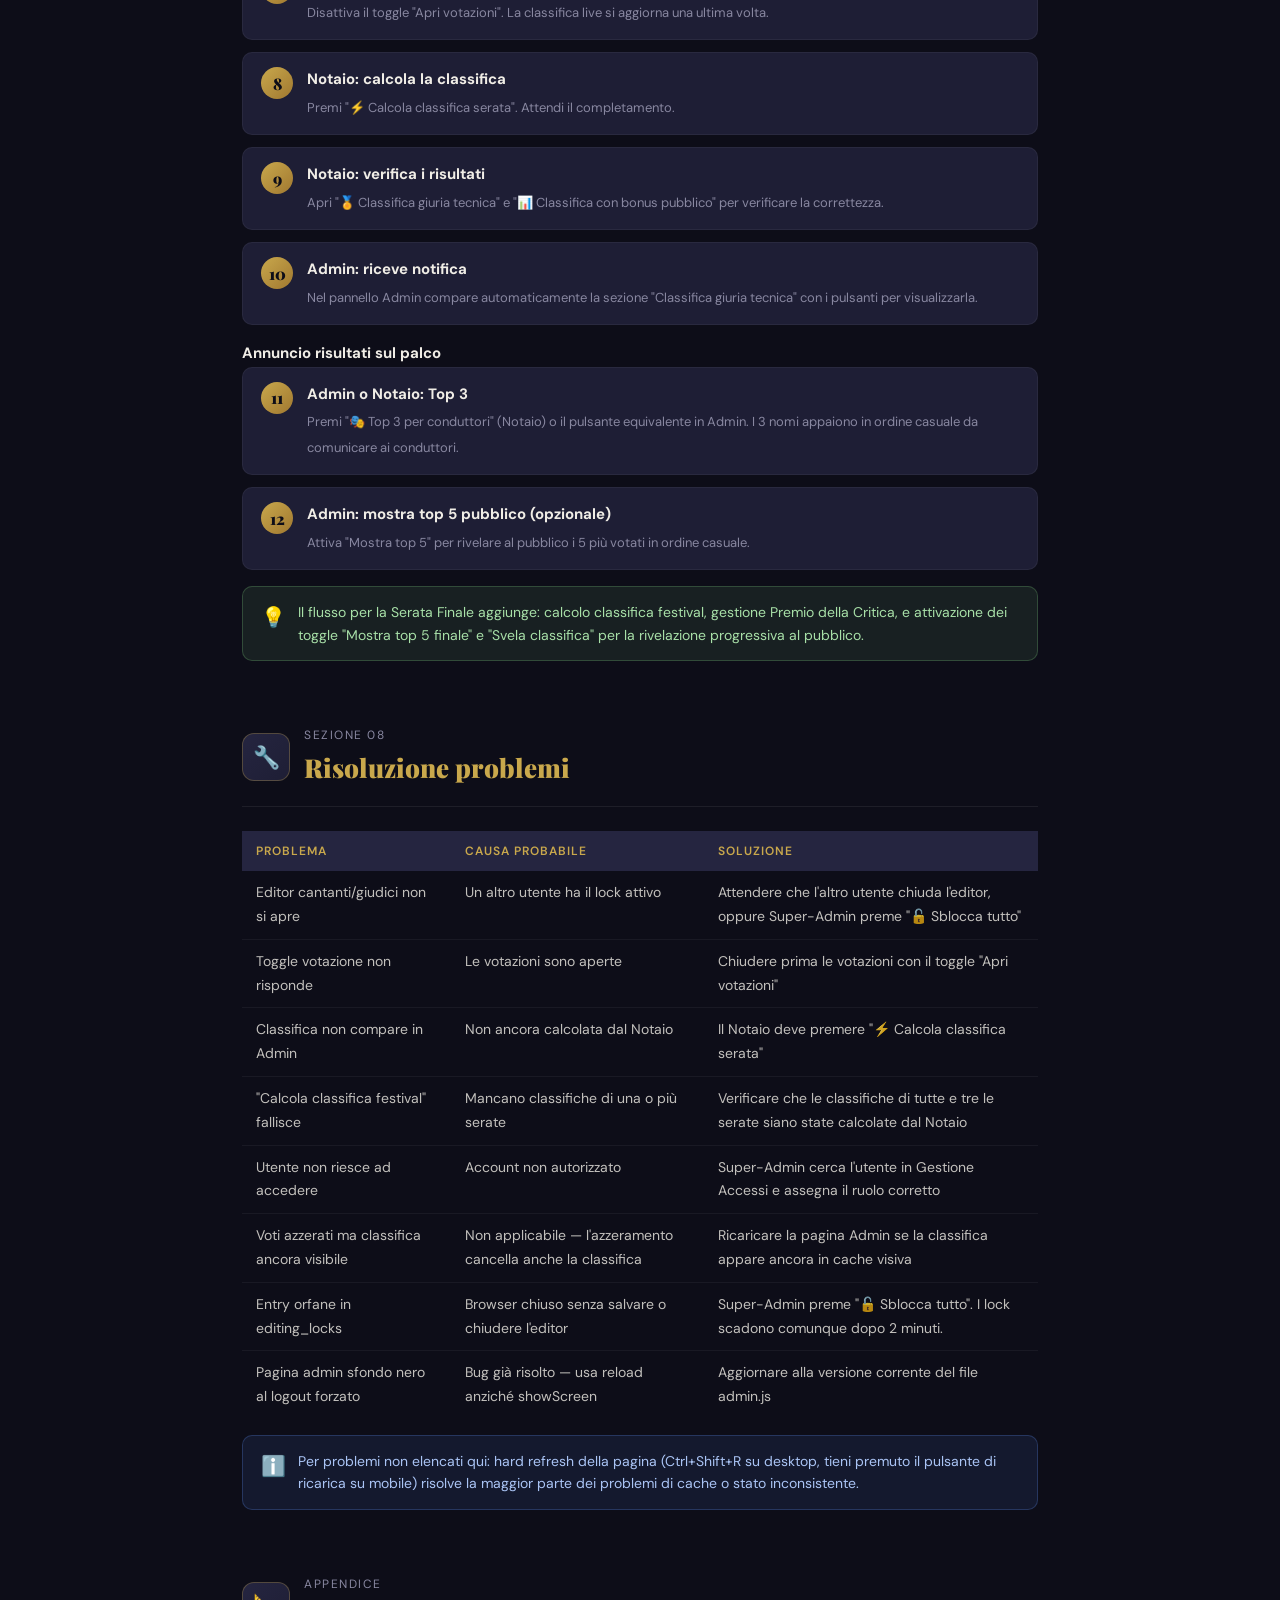
<file: manuale-goro-2026.html>
<!DOCTYPE html>
<html lang="it">
<head>
<meta charset="UTF-8">
<meta name="viewport" content="width=device-width, initial-scale=1.0">
<meta name="robots" content="noindex, nofollow">
<title>Manuale Operativo — Goro Paese Canoro 2026</title>
<link href="https://fonts.googleapis.com/css2?family=Playfair+Display:wght@700;900&family=DM+Sans:wght@300;400;500;600&display=swap" rel="stylesheet">
<style>
:root {
  --deep:   #0D0D18;
  --surf:   #1E1E35;
  --surf2:  #252540;
  --gold:   #C9A84C;
  --gold-lt:#FFD54F;
  --text:   #F0EDE6;
  --muted:  #8887A0;
  --red:    #E85D5D;
  --green:  #7ecb7e;
  --blue:   #5b8dee;
  --r:      12px;
}

* { margin:0; padding:0; box-sizing:border-box; }

body {
  background: var(--deep);
  color: var(--text);
  font-family: 'DM Sans', sans-serif;
  font-weight: 400;
  line-height: 1.7;
  font-size: 15px;
}

/* ── LAYOUT ── */
.wrapper {
  max-width: 860px;
  margin: 0 auto;
  padding: 48px 32px 80px;
}

/* ── COVER ── */
.cover {
  text-align: center;
  padding: 60px 0 48px;
  border-bottom: 1px solid rgba(255,255,255,.08);
  margin-bottom: 56px;
}

.cover-icon { font-size: 56px; margin-bottom: 20px; }

.cover h1 {
  font-family: 'Playfair Display', serif;
  font-size: 36px;
  font-weight: 900;
  color: var(--gold);
  line-height: 1.15;
  margin-bottom: 10px;
}

.cover .subtitle {
  font-size: 14px;
  color: var(--muted);
  letter-spacing: 2px;
  text-transform: uppercase;
  margin-bottom: 28px;
}

.cover .intro {
  max-width: 600px;
  margin: 0 auto;
  color: rgba(240,237,230,.8);
  font-size: 15px;
  line-height: 1.8;
}

/* ── TOC ── */
.toc {
  background: var(--surf);
  border: 1px solid rgba(255,255,255,.07);
  border-radius: var(--r);
  padding: 28px 32px;
  margin-bottom: 56px;
}

.toc h2 {
  font-family: 'Playfair Display', serif;
  font-size: 18px;
  color: var(--gold);
  margin-bottom: 16px;
}

.toc ol {
  padding-left: 20px;
  display: flex;
  flex-direction: column;
  gap: 6px;
}

.toc li { color: var(--muted); }
.toc a { color: var(--text); text-decoration: none; font-weight: 500; }
.toc a:hover { color: var(--gold); }
.toc .sub { padding-left: 16px; margin-top: 4px; display: flex; flex-direction: column; gap: 4px; }
.toc .sub li { font-size: 13px; }

/* ── SEZIONI ── */
.section {
  margin-bottom: 64px;
  scroll-margin-top: 24px;
}

.section-header {
  display: flex;
  align-items: center;
  gap: 14px;
  margin-bottom: 24px;
  padding-bottom: 16px;
  border-bottom: 1px solid rgba(255,255,255,.07);
}

.section-icon {
  width: 48px; height: 48px;
  background: linear-gradient(135deg, var(--surf2), var(--surf));
  border: 1px solid rgba(201,168,76,.3);
  border-radius: 12px;
  display: flex; align-items: center; justify-content: center;
  font-size: 22px;
  flex-shrink: 0;
}

.section-header h2 {
  font-family: 'Playfair Display', serif;
  font-size: 26px;
  font-weight: 900;
  color: var(--gold);
}

.section-header .section-num {
  font-size: 12px;
  color: var(--muted);
  letter-spacing: 1.5px;
  text-transform: uppercase;
  display: block;
}

/* ── SOTTOSEZIONI ── */
.subsection {
  margin-bottom: 36px;
  scroll-margin-top: 24px;
}

.subsection h3 {
  font-family: 'Playfair Display', serif;
  font-size: 19px;
  color: var(--text);
  margin-bottom: 14px;
  padding-left: 12px;
  border-left: 3px solid var(--gold);
}

.subsection h4 {
  font-size: 14px;
  font-weight: 600;
  color: var(--gold-lt);
  text-transform: uppercase;
  letter-spacing: 1px;
  margin: 20px 0 8px;
}

p { margin-bottom: 12px; color: rgba(240,237,230,.85); }

/* ── CARD INFO ── */
.card {
  background: var(--surf);
  border: 1px solid rgba(255,255,255,.07);
  border-radius: var(--r);
  padding: 20px 24px;
  margin-bottom: 16px;
}

.card-title {
  font-weight: 600;
  color: var(--text);
  margin-bottom: 6px;
  font-size: 15px;
}

.card p { margin-bottom: 0; font-size: 14px; }

/* ── STEP LIST ── */
.steps {
  display: flex;
  flex-direction: column;
  gap: 12px;
  margin-bottom: 16px;
}

.step {
  display: flex;
  gap: 14px;
  align-items: flex-start;
  background: var(--surf);
  border-radius: 10px;
  padding: 14px 18px;
  border: 1px solid rgba(255,255,255,.05);
}

.step-n {
  background: linear-gradient(135deg, var(--gold), #a07830);
  color: var(--deep);
  font-family: 'Playfair Display', serif;
  font-weight: 900;
  font-size: 16px;
  width: 32px; height: 32px;
  border-radius: 50%;
  display: flex; align-items: center; justify-content: center;
  flex-shrink: 0;
}

.step-body { flex: 1; }
.step-body strong { color: var(--text); display: block; margin-bottom: 2px; }
.step-body span { font-size: 13px; color: var(--muted); line-height: 1.5; }

/* ── WARNING / NOTE / TIP ── */
.warning, .note, .tip, .danger {
  border-radius: 10px;
  padding: 14px 18px;
  margin-bottom: 16px;
  font-size: 14px;
  line-height: 1.6;
  display: flex;
  gap: 12px;
  align-items: flex-start;
}

.warning { background: rgba(232,93,93,.1); border: 1px solid rgba(232,93,93,.25); color: #f0a0a0; }
.note    { background: rgba(91,141,238,.1); border: 1px solid rgba(91,141,238,.25); color: #aac4f5; }
.tip     { background: rgba(126,203,126,.1); border: 1px solid rgba(126,203,126,.25); color: #a8e0a8; }
.danger  { background: rgba(232,93,93,.18); border: 1px solid rgba(232,93,93,.4);   color: #f08080; }

.wi { font-size: 20px; flex-shrink: 0; }

/* ── BADGE RUOLI ── */
.badge {
  display: inline-flex; align-items: center; gap: 6px;
  padding: 3px 10px; border-radius: 100px;
  font-size: 12px; font-weight: 600;
}

.badge-admin  { background: rgba(201,168,76,.15); color: var(--gold); border: 1px solid rgba(201,168,76,.3); }
.badge-notaio { background: rgba(100,180,100,.15); color: #7ecb7e;    border: 1px solid rgba(100,180,100,.3); }
.badge-super  { background: rgba(180,100,220,.2);  color: #d090ee;    border: 1px solid rgba(180,100,220,.4); }
.badge-pub    { background: rgba(91,141,238,.15);  color: #8ab0f0;    border: 1px solid rgba(91,141,238,.3); }

/* ── TABELLA ── */
table {
  width: 100%;
  border-collapse: collapse;
  margin-bottom: 16px;
  font-size: 14px;
}

th {
  text-align: left;
  padding: 10px 14px;
  background: var(--surf2);
  color: var(--gold);
  font-weight: 600;
  font-size: 12px;
  text-transform: uppercase;
  letter-spacing: 1px;
}

td {
  padding: 10px 14px;
  border-bottom: 1px solid rgba(255,255,255,.05);
  color: rgba(240,237,230,.8);
  vertical-align: top;
}

tr:last-child td { border-bottom: none; }
tr:hover td { background: rgba(255,255,255,.02); }

th:first-child, td:first-child { border-radius: 0; }

/* ── INLINE CODE ── */
code {
  background: var(--surf2);
  color: var(--gold-lt);
  padding: 2px 7px;
  border-radius: 5px;
  font-family: 'Courier New', monospace;
  font-size: 13px;
}

/* ── SEPARATORE ── */
hr {
  border: none;
  border-top: 1px solid rgba(255,255,255,.06);
  margin: 40px 0;
}

/* ── FLOW DIAGRAM ── */
.flow {
  display: flex;
  align-items: center;
  gap: 6px;
  flex-wrap: wrap;
  margin-bottom: 16px;
}

.flow-step {
  background: var(--surf2);
  border: 1px solid rgba(255,255,255,.1);
  border-radius: 8px;
  padding: 6px 12px;
  font-size: 13px;
  font-weight: 500;
  color: var(--text);
}

.flow-arrow { color: var(--gold); font-size: 16px; }

/* ── PRINT ── */
@media print {
  body { background: white; color: #111; }
  .cover h1, .section-header h2, .subsection h3 { color: #1a1a2e; }
  .card, .step, .warning, .note, .tip { border: 1px solid #ddd; background: #f9f9f9; }
  .toc, .cover .intro { color: #444; }
  a { color: #1a1a2e; }
}
</style>
</head>
<body>
<div class="wrapper">

<!-- COVER -->
<div class="cover">
  <div class="cover-icon">🎤</div>
  <h1>Goro Paese Canoro 2026<br>Manuale Operativo</h1>
  <div class="subtitle">Seconda Edizione · Young Club Goro</div>
  <p class="intro">
    Questo documento descrive il funzionamento completo dell'applicazione web di voto e gestione del festival. È rivolto al personale operativo: notai, amministratori e super-amministratori. Contiene istruzioni passo-passo per ogni funzione dell'app.
  </p>
</div>

<!-- TOC -->
<div class="toc">
  <h2>Indice</h2>
  <ol>
    <li><a href="#s1">Panoramica del sistema</a>
      <ol class="sub">
        <li><a href="#s1a">Ruoli e accessi</a></li>
        <li><a href="#s1b">Architettura generale</a></li>
        <li><a href="#s1c">URL e accesso</a></li>
      </ol>
    </li>
    <li><a href="#s2">Pannello Pubblico — Votazione</a>
      <ol class="sub">
        <li><a href="#s2a">Accesso e autenticazione</a></li>
        <li><a href="#s2b">Come votare</a></li>
        <li><a href="#s2c">Schermate di stato</a></li>
      </ol>
    </li>
    <li><a href="#s3">Pannello Admin</a>
      <ol class="sub">
        <li><a href="#s3a">Accesso e login</a></li>
        <li><a href="#s3b">Serata attiva</a></li>
        <li><a href="#s3c">Controlli votazione</a></li>
        <li><a href="#s3d">Classifica live</a></li>
        <li><a href="#s3e">Classifica giuria tecnica</a></li>
        <li><a href="#s3f">Gestione cantanti</a></li>
        <li><a href="#s3g">Ordine serata finale</a></li>
        <li><a href="#s3h">Esporta CSV e reset voti</a></li>
      </ol>
    </li>
    <li><a href="#s4">Pannello Notaio</a>
      <ol class="sub">
        <li><a href="#s4a">Accesso e login</a></li>
        <li><a href="#s4b">Gestione giudici</a></li>
        <li><a href="#s4c">Inserimento voti giuria</a></li>
        <li><a href="#s4d">Calcolo classifica serata</a></li>
        <li><a href="#s4e">Classifica festival (Serata 3)</a></li>
        <li><a href="#s4f">Premio della Critica</a></li>
      </ol>
    </li>
    <li><a href="#s5">Super-Admin — Gestione accessi</a></li>
    <li><a href="#s6">Sicurezza e concorrenza</a></li>
    <li><a href="#s7">Flusso operativo serata tipo</a></li>
    <li><a href="#s8">Risoluzione problemi</a></li>
    <li><a href="#s9">Appendice — Come funziona la classifica</a>
      <ol class="sub">
        <li><a href="#s9a">Perché normalizzare i voti?</a></li>
        <li><a href="#s9b">Cos'è lo Z-score</a></li>
        <li><a href="#s9c">Dal Z-score al punteggio finale</a></li>
        <li><a href="#s9d">Il bonus pubblico</a></li>
        <li><a href="#s9e">La classifica festival</a></li>
        <li><a href="#s9f">Quanto conta davvero il pubblico?</a></li>
      </ol>
    </li>
  </ol>
</div>

<!-- ═══════════════════════════════════════════ -->
<!-- SEZIONE 1 -->
<!-- ═══════════════════════════════════════════ -->
<div class="section" id="s1">
  <div class="section-header">
    <div class="section-icon">🗺️</div>
    <div>
      <span class="section-num">Sezione 01</span>
      <h2>Panoramica del sistema</h2>
    </div>
  </div>

  <div class="subsection" id="s1a">
    <h3>Ruoli e accessi</h3>
    <p>Il sistema prevede quattro livelli di accesso distinti, ognuno con permessi specifici:</p>
    <table>
      <tr>
        <th>Ruolo</th>
        <th>Badge</th>
        <th>Cosa può fare</th>
        <th>Come si accede</th>
      </tr>
      <tr>
        <td><strong>Pubblico</strong></td>
        <td><span class="badge badge-pub">Votante</span></td>
        <td>Votare i cantanti della serata, vedere la classifica pubblica se svelata</td>
        <td><code>votagoro.top</code> — Google o SMS</td>
      </tr>
      <tr>
        <td><strong>Admin</strong></td>
        <td><span class="badge badge-admin">Admin</span></td>
        <td>Gestire la serata, aprire/chiudere le votazioni, vedere classifiche, modificare cantanti</td>
        <td><code>votagoro.top/admin.html</code></td>
      </tr>
      <tr>
        <td><strong>Notaio</strong></td>
        <td><span class="badge badge-notaio">Notaio</span></td>
        <td>Inserire i voti della giuria tecnica, calcolare le classifiche, gestire i giudici. Ha anche accesso Admin.</td>
        <td><code>votagoro.top/notaio.html</code></td>
      </tr>
      <tr>
        <td><strong>Super-Admin</strong></td>
        <td><span class="badge badge-super">Super Admin</span></td>
        <td>Tutto quanto sopra più la gestione completa degli accessi (assegnare/revocare ruoli Admin e Notaio)</td>
        <td><code>votagoro.top/admin.html</code> — sezione dedicata visibile solo a lui</td>
      </tr>
    </table>
    <div class="note"><span class="wi">ℹ️</span><div>Il ruolo Notaio include sempre anche il ruolo Admin. Revocare il ruolo Admin rimuove automaticamente anche quello di Notaio.</div></div>
  </div>

  <div class="subsection" id="s1b">
    <h3>Architettura generale</h3>
    <p>L'app è una Progressive Web App ospitata su <strong>GitHub Pages</strong> con backend <strong>Firebase/Firestore</strong> per dati in tempo reale e autenticazione. Non richiede installazione: funziona direttamente dal browser di qualsiasi smartphone.</p>
    <div class="card">
      <div class="card-title">Struttura delle pagine</div>
      <p><code>index.html</code> — Pagina pubblica di voto<br>
         <code>admin.html</code> — Pannello amministratori<br>
         <code>notaio.html</code> — Pannello notaio/giuria<br>
      </p>
    </div>
    <div class="card">
      <div class="card-title">Dati in Firestore</div>
      <p>
        <code>config/current</code> — configurazione serata attiva, toggle votazioni<br>
        <code>votes_s1/s2/s3</code> — voti pubblici per serata<br>
        <code>singers/s1/s2/s3</code> — lista cantanti<br>
        <code>judges/s1/s2/s3</code> — lista giudici<br>
        <code>jury_votes/s1/s2/s3</code> — voti giuria tecnica<br>
        <code>jury_ranking/s1/s2/s3/festival</code> — classifiche calcolate<br>
        <code>admins/notai/superadmins</code> — ruoli utenti<br>
        <code>editing_locks</code> — lock per editing concorrente
      </p>
    </div>
  </div>

  <div class="subsection" id="s1c">
    <h3>URL e accesso</h3>
    <table>
      <tr><th>Pagina</th><th>URL</th></tr>
      <tr><td>Voto pubblico</td><td><code>votagoro.top</code></td></tr>
      <tr><td>Pannello Admin</td><td><code>votagoro.top/admin.html</code></td></tr>
      <tr><td>Pannello Notaio</td><td><code>votagoro.top/notaio.html</code></td></tr>
    </table>
    <div class="warning"><span class="wi">⚠️</span><div>Le pagine admin e notaio non sono indicizzate su Google e non appaiono nella sitemap. L'accesso richiede un account Google autorizzato. Utenti non autorizzati che tentano di accedere vengono rimandati alla schermata di login.</div></div>
  </div>
</div>

<!-- ═══════════════════════════════════════════ -->
<!-- SEZIONE 2 -->
<!-- ═══════════════════════════════════════════ -->
<div class="section" id="s2">
  <div class="section-header">
    <div class="section-icon">🗳️</div>
    <div>
      <span class="section-num">Sezione 02</span>
      <h2>Pannello Pubblico — Votazione</h2>
    </div>
  </div>

  <div class="subsection" id="s2a">
    <h3>Accesso e autenticazione</h3>
    <p>Il pubblico accede tramite <code>votagoro.top</code> — direttamente o scansionando il QR code. Sono disponibili due metodi di autenticazione:</p>
    <div class="steps">
      <div class="step">
        <div class="step-n">G</div>
        <div class="step-body">
          <strong>Accesso con Google</strong>
          <span>Tap su "Accedi con Google", selezione account, autenticazione completata. È il metodo più rapido.</span>
        </div>
      </div>
      <div class="step">
        <div class="step-n">📱</div>
        <div class="step-body">
          <strong>Accesso con numero di telefono (SMS)</strong>
          <span>Inserire prefisso e numero, premere "Invia SMS con codice". Si riceve un codice a 6 cifre via SMS. Inserirlo e premere "Verifica e accedi". Se si è già ricevuto un codice valido (entro ~10 minuti), premere "Ho già un codice" per non ricevere un nuovo SMS.</span>
        </div>
      </div>
    </div>
    <div class="tip"><span class="wi">💡</span><div>Il codice SMS rimane valido circa 10 minuti. Se l'utente esce dall'app per leggerlo e rientra, il pulsante "Ho già un codice" mostra il numero già inserito ed evita l'invio di un nuovo messaggio.</div></div>
  </div>

  <div class="subsection" id="s2b">
    <h3>Come votare</h3>
    <div class="steps">
      <div class="step"><div class="step-n">1</div><div class="step-body"><strong>Selezione cantanti</strong><span>Dopo il login, se le votazioni sono aperte, l'utente vede la griglia dei cantanti della serata corrente. Può selezionarne esattamente 5.</span></div></div>
      <div class="step"><div class="step-n">2</div><div class="step-body"><strong>Conferma</strong><span>Una volta selezionati 5 cantanti, compare il pulsante "Conferma il voto 🎤". Premendolo il voto viene salvato definitivamente. Non è possibile modificarlo.</span></div></div>
      <div class="step"><div class="step-n">3</div><div class="step-body"><strong>Riepilogo</strong><span>Dopo la conferma si vede il riepilogo dei 5 cantanti scelti. Un solo voto è consentito per serata per ogni utente.</span></div></div>
    </div>
    <div class="warning"><span class="wi">⚠️</span><div>Il voto è definitivo e non modificabile. Non è possibile votare se le votazioni sono chiuse dall'admin.</div></div>
  </div>

  <div class="subsection" id="s2c">
    <h3>Schermate di stato</h3>
    <table>
      <tr><th>Schermata</th><th>Quando appare</th></tr>
      <tr><td>Votazione aperta</td><td>Votazioni attive, utente non ha ancora votato</td></tr>
      <tr><td>Già votato</td><td>Utente ha già espresso il voto per questa serata</td></tr>
      <tr><td>Votazioni chiuse</td><td>Admin ha chiuso le votazioni. Può mostrare i preferiti del pubblico in ordine casuale se attivato.</td></tr>
      <tr><td>Top 5 festival</td><td>Admin ha attivato "Mostra Top 5 Finale" — mostra le prime 5 posizioni della classifica festival</td></tr>
      <tr><td>Classifica svelata</td><td>Admin ha attivato "Svela classifica" — mostra la classifica completa con bonus pubblico</td></tr>
    </table>
    <div class="note"><span class="wi">ℹ️</span><div>Le schermate si aggiornano in tempo reale: se l'admin apre le votazioni mentre l'utente è sulla pagina "chiuse", la schermata cambia automaticamente entro pochi secondi senza ricaricare.</div></div>
  </div>
</div>

<!-- ═══════════════════════════════════════════ -->
<!-- SEZIONE 3 -->
<!-- ═══════════════════════════════════════════ -->
<div class="section" id="s3">
  <div class="section-header">
    <div class="section-icon">🎛️</div>
    <div>
      <span class="section-num">Sezione 03</span>
      <h2>Pannello Admin</h2>
    </div>
  </div>

  <div class="subsection" id="s3a">
    <h3>Accesso e login</h3>
    <p>Accedere a <code>votagoro.top/admin.html</code> con un account Google autorizzato. Se l'account non è nella lista admin, viene mostrata la schermata di login con il messaggio "Accesso non autorizzato".</p>
    <div class="note"><span class="wi">ℹ️</span><div>Se un admin viene autorizzato mentre è sulla pagina pubblica di voto, la pagina si aggiorna automaticamente e lo reindirizza al pannello admin entro 2 secondi.</div></div>
  </div>

  <div class="subsection" id="s3b">
    <h3>Serata attiva</h3>
    <p>La sezione in cima al pannello mostra la serata correntemente attiva. Per cambiarla:</p>
    <div class="steps">
      <div class="step"><div class="step-n">1</div><div class="step-body"><strong>Premi "Cambia serata"</strong><span>Si apre un overlay con i tre pulsanti: Serata 1, Serata 2, Finale.</span></div></div>
      <div class="step"><div class="step-n">2</div><div class="step-body"><strong>Seleziona la serata desiderata</strong><span>Il pulsante si evidenzia e viene abilitato "Conferma".</span></div></div>
      <div class="step"><div class="step-n">3</div><div class="step-body"><strong>Conferma</strong><span>La serata viene aggiornata in tempo reale per tutti gli admin connessi, che ricevono un toast di notifica.</span></div></div>
    </div>
    <div class="warning"><span class="wi">⚠️</span><div>Il cambio di serata è visibile a tutti gli admin simultaneamente. Verificare sempre che la serata corretta sia attiva prima di aprire le votazioni.</div></div>
  </div>

  <div class="subsection" id="s3c">
    <h3>Controlli votazione</h3>
    <p>La sezione "Controlli votazione" contiene i toggle principali dell'evento. Ogni toggle ha un comportamento specifico per serata:</p>

    <h4>Toggle disponibili</h4>
    <table>
      <tr><th>Toggle</th><th>Serate</th><th>Effetto</th></tr>
      <tr><td><strong>Apri votazioni</strong></td><td>Tutte</td><td>Apre o chiude la finestra di voto per il pubblico. Tutti gli altri toggle sono bloccati finché le votazioni sono aperte.</td></tr>
      <tr><td><strong>Mostra top 5</strong></td><td>1 e 2</td><td>Mostra al pubblico i 5 cantanti più votati in ordine casuale (non riflette la classifica reale).</td></tr>
      <tr><td><strong>Mostra top 5 finale</strong></td><td>Solo Finale</td><td>Mostra le prime 5 posizioni della classifica festival calcolata dal Notaio.</td></tr>
      <tr><td><strong>Svela classifica</strong></td><td>Solo Finale</td><td>Mostra la classifica completa al pubblico incluso il bonus pubblico.</td></tr>
    </table>
    <div class="danger"><span class="wi">🚨</span><div><strong>Attenzione:</strong> tutti i toggle (eccetto "Apri votazioni") sono bloccati se le votazioni sono aperte. Tentare di attivarli mostra il messaggio "Chiudi prima le votazioni".</div></div>
  </div>

  <div class="subsection" id="s3d">
    <h3>Classifica live</h3>
    <p>La sezione "Classifica live serata" mostra in tempo reale i punteggi grezzi del pubblico per la serata corrente, con numero di votanti e barre proporzionali. Si aggiorna automaticamente ogni 18 secondi quando le votazioni sono aperte, oppure manualmente tramite il pulsante <strong>↻ Aggiorna</strong>.</p>
  </div>

  <div class="subsection" id="s3e">
    <h3>Classifica giuria tecnica in Admin</h3>
    <p>Quando il Notaio calcola la classifica, nell'Admin compare automaticamente la sezione <strong>"Classifica giuria tecnica"</strong> con due pulsanti, e un toast di notifica rimane visibile per 3 minuti.</p>
    <table>
      <tr><th>Pulsante</th><th>Serate 1 e 2</th><th>Serata Finale</th></tr>
      <tr><td>Primo pulsante</td><td>Classifica tecnica + bonus pubblico</td><td>Classifica definitiva (tecnica + pubblico tutte e tre le serate)</td></tr>
      <tr><td>Secondo pulsante</td><td>Top 3 per i conduttori (in ordine casuale)</td><td>Top 3 critica per i conduttori (in ordine di classifica, con medaglie)</td></tr>
    </table>
    <div class="note"><span class="wi">ℹ️</span><div>La sezione scompare automaticamente se si cambia serata e ricompare non appena il Notaio calcola la classifica per la nuova serata.</div></div>
  </div>

  <div class="subsection" id="s3f">
    <h3>Gestione cantanti</h3>
    <p>Nella sezione "Gestione" sono presenti i pulsanti per modificare i cantanti delle serate 1 e 2:</p>
    <div class="steps">
      <div class="step"><div class="step-n">1</div><div class="step-body"><strong>Premi "🎤 Modifica cantanti Serata X"</strong><span>Si apre l'editor con i campi Nome e Canzone per ogni cantante. L'accesso è bloccato se un altro admin sta già modificando.</span></div></div>
      <div class="step"><div class="step-n">2</div><div class="step-body"><strong>Modifica i dati</strong><span>Ogni riga ha nome e canzone. I dati vengono salvati sia per la serata specifica che propagati automaticamente alla lista della Serata Finale (s3).</span></div></div>
      <div class="step"><div class="step-n">3</div><div class="step-body"><strong>Salva</strong><span>I dati vengono scritti su Firestore. La chiusura dell'overlay (in qualsiasi modo) rilascia il lock automaticamente.</span></div></div>
    </div>
    <div class="tip"><span class="wi">💡</span><div>Per chiudere l'overlay: pulsante "Chiudi", tap sullo sfondo scuro, oppure swipe da sinistra verso destra sulla schermata.</div></div>
  </div>

  <div class="subsection" id="s3g">
    <h3>Ordine serata finale</h3>
    <p>Visibile solo in Serata 3. Permette di stabilire l'ordine di esibizione dei 14 cantanti finalisti:</p>
    <div class="steps">
      <div class="step"><div class="step-n">1</div><div class="step-body"><strong>Premi "🔢 Ordine Serata Finale"</strong><span>Si apre la lista dei 14 cantanti con indicazione della serata di provenienza (S1 o S2).</span></div></div>
      <div class="step"><div class="step-n">2</div><div class="step-body"><strong>Riordina</strong><span>Tocca un nome per selezionarlo (bordo dorato). Tocca un'altra posizione per spostarlo lì. Su PC: primo clic seleziona, secondo clic sposta.</span></div></div>
      <div class="step"><div class="step-n">3</div><div class="step-body"><strong>Salva</strong><span>Premi "💾 Salva ordine". L'ordine viene applicato alla schermata di voto pubblica.</span></div></div>
    </div>
  </div>

  <div class="subsection" id="s3h">
    <h3>Esporta CSV e reset voti</h3>
    <div class="card">
      <div class="card-title">📥 Esporta CSV serata corrente</div>
      <p>Scarica un file CSV con tutti i voti della serata attiva. Utile per archiviazione o analisi offline.</p>
    </div>
    <div class="card">
      <div class="card-title">🗑️ Azzera voti serata corrente</div>
      <p>Elimina tutti i voti pubblici della serata corrente <strong>e</strong> cancella la classifica salvata (se presente), obbligando il ricalcolo. Richiede conferma.</p>
    </div>
    <div class="danger"><span class="wi">🚨</span><div>L'azzeramento dei voti è irreversibile. Azzerare i voti cancella anche la classifica tecnica eventualmente già calcolata dal Notaio.</div></div>
  </div>
</div>

<!-- ═══════════════════════════════════════════ -->
<!-- SEZIONE 4 -->
<!-- ═══════════════════════════════════════════ -->
<div class="section" id="s4">
  <div class="section-header">
    <div class="section-icon">⚖️</div>
    <div>
      <span class="section-num">Sezione 04</span>
      <h2>Pannello Notaio</h2>
    </div>
  </div>

  <p>Il pannello Notaio è il cuore del sistema di valutazione tecnica. Da qui vengono gestiti i giudici, inseriti i voti e calcolate tutte le classifiche ufficiali.</p>

  <div class="subsection" id="s4a">
    <h3>Accesso e login</h3>
    <p>Accedere a <code>votagoro.top/notaio.html</code> con un account Google autorizzato come Notaio. La serata attiva è mostrata in sola lettura — viene impostata esclusivamente dal pannello Admin.</p>
    <div class="note"><span class="wi">ℹ️</span><div>Il pannello Notaio ha un pulsante 🎛️ in alto a destra per passare rapidamente al pannello Admin (il Notaio ha anche i privilegi Admin).</div></div>
  </div>

  <div class="subsection" id="s4b">
    <h3>Gestione giudici</h3>
    <p>La prima operazione da fare ad inizio serata è configurare i giudici presenti.</p>
    <div class="steps">
      <div class="step"><div class="step-n">1</div><div class="step-body"><strong>Premi "✎ Modifica" nella sezione Giudici serata</strong><span>Si apre l'overlay di gestione giudici.</span></div></div>
      <div class="step"><div class="step-n">2</div><div class="step-body"><strong>Inserisci o modifica i nomi</strong><span>Ogni riga ha il nome del giudice e un pulsante ★ per marcare il giudice critica. Il giudice critica è quello che assegna il Premio della Critica — può essercene uno solo.</span></div></div>
      <div class="step"><div class="step-n">3</div><div class="step-body"><strong>Aggiungi giudici</strong><span>Premi "+ Aggiungi giudice" per inserire una nuova riga.</span></div></div>
      <div class="step"><div class="step-n">4</div><div class="step-body"><strong>Salva</strong><span>Premi "💾 Salva giudici". La lista viene scritta su Firestore e la preview nella pagina principale si aggiorna.</span></div></div>
    </div>
    <div class="tip"><span class="wi">💡</span><div>La lista giudici mostra per ogni giudice un indicatore colorato: grigio = nessun voto inserito, giallo = voti parziali, verde = tutti i voti inseriti.</div></div>
  </div>

  <div class="subsection" id="s4c">
    <h3>Inserimento voti giuria</h3>
    <p>Questa è l'operazione principale del Notaio durante la serata. Per ogni giudice vengono inseriti due valori per ogni cantante.</p>

    <h4>Selezione giudice</h4>
    <p>Tocca il nome di un giudice nella lista per selezionarlo. Il giudice selezionato è evidenziato e viene acquisito un lock che impedisce ad altri notai di modificare gli stessi dati contemporaneamente. Tocca di nuovo il nome per deselezionarlo e rilasciare il lock.</p>

    <h4>Griglia di voto</h4>
    <p>Compare la griglia con tutti i cantanti della serata. Per ogni cantante si inseriscono due punteggi in una scala da 1 a 10:</p>
    <table>
      <tr><th>Campo</th><th>Significato</th></tr>
      <tr><td><code>int</code></td><td>Prima valutazione (es. interpretazione)</td></tr>
      <tr><td><code>int2</code></td><td>Seconda valutazione (es. tecnica vocale)</td></tr>
    </table>
    <p>Le righe diventano verdi quando entrambi i campi sono compilati. Il contatore nella lista giudici si aggiorna in tempo reale.</p>

    <h4>Salvataggio</h4>
    <p>Premi <strong>"💾 Salva voti giudice"</strong>. Prima del salvataggio vengono verificati tutti i campi: se mancano voti, viene mostrato un avviso con i nomi dei cantanti incompleti. Dopo il salvataggio, la pagina si ricarica automaticamente (le classifiche precedenti vengono invalidate — è obbligatorio ricalcolare).</p>

    <h4>Cancellazione voti</h4>
    <p>Il pulsante <strong>"🗑️ Cancella voti giudice"</strong> appare sotto la griglia. Richiede conferma. Elimina tutti i voti del giudice selezionato e cancella le classifiche calcolate, poi ricarica la pagina.</p>

    <div class="danger"><span class="wi">🚨</span><div>Ogni salvataggio o cancellazione di voti invalida automaticamente le classifiche già calcolate. È sempre necessario ricalcolare dopo una modifica.</div></div>
  </div>

  <div class="subsection" id="s4d">
    <h3>Calcolo classifica serata</h3>
    <p>Una volta inseriti tutti i voti, si procede al calcolo. Il sistema usa la <strong>normalizzazione Z-score per giudice</strong> per eliminare i bias individuali, seguita da una rescalatura lineare 2–20.</p>

    <div class="steps">
      <div class="step"><div class="step-n">1</div><div class="step-body"><strong>Premi "⚡ Calcola classifica serata"</strong><span>Il sistema legge tutti i voti, applica Z-score per ogni giudice, calcola i punteggi aggregati e aggiunge il bonus pubblico.</span></div></div>
      <div class="step"><div class="step-n">2</div><div class="step-body"><strong>Compaiono i pulsanti dei risultati</strong><span>Dopo il calcolo si abilitano tre pulsanti (in serata 1 e 2).</span></div></div>
    </div>

    <h4>Pulsanti risultati (Serate 1 e 2)</h4>
    <table>
      <tr><th>Pulsante</th><th>Cosa mostra</th></tr>
      <tr><td>🏅 Classifica giuria tecnica</td><td>Solo punteggi Z-score della giuria, senza bonus pubblico</td></tr>
      <tr><td>📊 Classifica con bonus pubblico</td><td>Punteggi giuria + bonus posizione pubblica (5,4,3,2,1 per top 5)</td></tr>
      <tr><td>🎭 Top 3 per conduttori</td><td>I 3 nomi migliori in ordine casuale — da leggere ai conduttori sul palco</td></tr>
    </table>

    <div class="note"><span class="wi">ℹ️</span><div>Le classifiche usano il sistema di ranking olimpico: in caso di ex-aequo, i cantanti condividono la posizione e viene mostrato il badge "ex-aequo". Le posizioni successive vengono saltate.</div></div>
    <div class="tip"><span class="wi">💡</span><div>Appena la classifica viene calcolata, nel pannello Admin compare automaticamente la sezione "Classifica giuria tecnica" con i pulsanti per visualizzarla. Gli admin ricevono anche un toast di notifica.</div></div>
  </div>

  <div class="subsection" id="s4e">
    <h3>Classifica finale festival (Serata 3)</h3>
    <p>In Serata 3 compare la sezione aggiuntiva <strong>"Classifica finale festival"</strong>. Il calcolo aggrega i risultati delle tre serate.</p>

    <div class="steps">
      <div class="step"><div class="step-n">1</div><div class="step-body"><strong>Calcola prima la classifica della Serata 3</strong><span>Con "⚡ Calcola classifica serata" come per le serate precedenti.</span></div></div>
      <div class="step"><div class="step-n">2</div><div class="step-body"><strong>Premi "🏆 Calcola classifica festival"</strong><span>Il sistema legge le classifiche di tutte e tre le serate da Firestore e le somma. Richiede che tutte e tre siano già state calcolate.</span></div></div>
      <div class="step"><div class="step-n">3</div><div class="step-body"><strong>Visualizza i risultati</strong><span>Si abilitano i pulsanti per la classifica completa e per il Premio della Critica.</span></div></div>
    </div>

    <h4>Pulsanti risultati (Serata Finale)</h4>
    <table>
      <tr><th>Pulsante</th><th>Cosa mostra</th></tr>
      <tr><td>📋 Classifica festival completa</td><td>Tutti i 14 cantanti con punteggi delle tre serate e totale</td></tr>
      <tr><td>🎓 Premio della Critica</td><td>Classifica stilata dal solo giudice critica — indipendente dal sistema Z-score</td></tr>
    </table>
  </div>

  <div class="subsection" id="s4f">
    <h3>Premio della Critica</h3>
    <p>Il giudice marcato come "critica" (★) esprime una valutazione separata che genera una classifica indipendente. Questa classifica non influisce sulla classifica ufficiale del festival ma viene annunciata autonomamente.</p>
    <p>In Serata 3, il pulsante "Top 3 critica per i conduttori" nel pannello Admin mostra le prime tre posizioni di questa classifica in ordine corretto (con medaglie 🥇🥈🥉), non casuale.</p>
  </div>
</div>

<!-- ═══════════════════════════════════════════ -->
<!-- SEZIONE 5 -->
<!-- ═══════════════════════════════════════════ -->
<div class="section" id="s5">
  <div class="section-header">
    <div class="section-icon">👑</div>
    <div>
      <span class="section-num">Sezione 05</span>
      <h2>Super-Admin — Gestione accessi</h2>
    </div>
  </div>

  <p>La sezione "Gestione Accessi" è visibile solo al Super-Admin nel pannello Admin. Permette di assegnare e revocare i ruoli Admin e Notaio.</p>

  <h4>Ricerca utenti</h4>
  <p>Inserire almeno 2 caratteri nella casella di ricerca per filtrare gli utenti registrati per nome, email o numero di telefono. Ogni utente mostra i badge dei ruoli attivi.</p>

  <h4>Assegnazione ruoli</h4>
  <div class="steps">
    <div class="step"><div class="step-n">1</div><div class="step-body"><strong>Trova l'utente</strong><span>Usa la ricerca per trovarlo nella lista.</span></div></div>
    <div class="step"><div class="step-n">2</div><div class="step-body"><strong>Premi il pulsante ruolo</strong><span>"Assegna Admin" o "Assegna Notaio". Compare un overlay di conferma.</span></div></div>
    <div class="step"><div class="step-n">3</div><div class="step-body"><strong>Conferma</strong><span>Il ruolo viene scritto su Firestore. L'utente viene notificato e la sua pagina si ricarica automaticamente entro 2 secondi.</span></div></div>
  </div>

  <div class="note"><span class="wi">ℹ️</span><div>Assegnare il ruolo Notaio assegna automaticamente anche il ruolo Admin. Revocare il ruolo Admin revoca automaticamente anche il ruolo Notaio.</div></div>
  <div class="warning"><span class="wi">⚠️</span><div>Se un utente si trova nella sua pagina (admin o notaio) mentre gli viene revocato il ruolo, viene disconnesso forzatamente entro 3 secondi. Stesso comportamento se viene assegnato un ruolo mentre è sulla pagina pubblica.</div></div>

  <h4>🔓 Sblocca tutto</h4>
  <p>Il pulsante "🔓 Sblocca tutto" nell'header della sezione Gestione Accessi cancella immediatamente tutti i lock di editing attivi (cantanti, ordine finale, voti giudici). Utile se qualcuno ha lasciato un editor aperto e altri vengono bloccati. Mostra un toast con il numero di lock rimossi.</p>
</div>

<!-- ═══════════════════════════════════════════ -->
<!-- SEZIONE 6 -->
<!-- ═══════════════════════════════════════════ -->
<div class="section" id="s6">
  <div class="section-header">
    <div class="section-icon">🔒</div>
    <div>
      <span class="section-num">Sezione 06</span>
      <h2>Sicurezza e concorrenza</h2>
    </div>
  </div>

  <div class="subsection">
    <h3>Sistema di lock editing</h3>
    <p>Per evitare sovrascritture accidentali quando più utenti modificano gli stessi dati, l'app usa un sistema di lock su Firestore con scadenza di 2 minuti.</p>
    <table>
      <tr><th>Operazione</th><th>Lock acquisito</th></tr>
      <tr><td>Modifica cantanti Serata 1</td><td><code>singers_s1</code></td></tr>
      <tr><td>Modifica cantanti Serata 2</td><td><code>singers_s2</code></td></tr>
      <tr><td>Ordine Serata Finale</td><td><code>final_order</code></td></tr>
      <tr><td>Inserimento voti giudice X</td><td><code>jury_s{n}_{nome_giudice}</code></td></tr>
    </table>
    <p>Se un utente tenta di aprire un editor già bloccato, vede il messaggio "⚠️ [Nome] sta già modificando questo contenuto". Il lock viene rilasciato automaticamente alla chiusura dell'overlay (qualsiasi modalità: pulsante, tap sfondo, swipe).</p>
  </div>

  <div class="subsection">
    <h3>Revoca accessi in tempo reale</h3>
    <p>Ogni pannello (Admin e Notaio) ascolta in tempo reale le modifiche ai propri ruoli su Firestore. Se il ruolo viene revocato mentre la pagina è aperta, l'utente vede il toast "⚠️ Accesso revocato" e viene disconnesso dopo 2.5 secondi con ricaricamento della pagina.</p>
  </div>

  <div class="subsection">
    <h3>Sincronizzazione configurazione</h3>
    <p>La configurazione di serata (serata attiva, stato votazioni, toggle) viene sincronizzata in tempo reale tra tutti gli admin connessi tramite un listener live. Se un admin cambia serata, tutti gli altri vedono il cambio immediatamente con un toast di notifica e la classifica live si aggiorna.</p>
  </div>
</div>

<!-- ═══════════════════════════════════════════ -->
<!-- SEZIONE 7 -->
<!-- ═══════════════════════════════════════════ -->
<div class="section" id="s7">
  <div class="section-header">
    <div class="section-icon">📋</div>
    <div>
      <span class="section-num">Sezione 07</span>
      <h2>Flusso operativo serata tipo</h2>
    </div>
  </div>

  <p>Questa è la sequenza operativa raccomandata per una serata standard (Serata 1 o 2). Per la Serata Finale vedere le integrazioni nella Sezione 4.</p>

  <h4>Prima dell'evento</h4>
  <div class="steps">
    <div class="step"><div class="step-n">1</div><div class="step-body"><strong>Admin: verifica serata attiva</strong><span>Accedi al pannello Admin, controlla che la serata corretta sia impostata.</span></div></div>
    <div class="step"><div class="step-n">2</div><div class="step-body"><strong>Admin: verifica cantanti</strong><span>Apri "Modifica cantanti" e controlla che nomi e canzoni siano corretti.</span></div></div>
    <div class="step"><div class="step-n">3</div><div class="step-body"><strong>Notaio: configura giudici</strong><span>Accedi al pannello Notaio, apri "✎ Modifica" nella sezione Giudici e inserisci i nomi dei giudici presenti. Segna il giudice critica con ★.</span></div></div>
  </div>

  <h4>Durante la votazione pubblica</h4>
  <div class="steps">
    <div class="step"><div class="step-n">4</div><div class="step-body"><strong>Admin: apri le votazioni</strong><span>Attiva il toggle "Apri votazioni". Il pubblico può ora votare.</span></div></div>
    <div class="step"><div class="step-n">5</div><div class="step-body"><strong>Notaio: inserisci i voti giuria</strong><span>Mentre il pubblico vota, inserisci i voti per ogni giudice. Non è necessario aspettare la chiusura delle votazioni pubbliche.</span></div></div>
    <div class="step"><div class="step-n">6</div><div class="step-body"><strong>Admin: monitora la classifica live</strong><span>La sezione classifica live si aggiorna ogni 18 secondi automaticamente.</span></div></div>
  </div>

  <h4>Chiusura votazioni</h4>
  <div class="steps">
    <div class="step"><div class="step-n">7</div><div class="step-body"><strong>Admin: chiudi le votazioni</strong><span>Disattiva il toggle "Apri votazioni". La classifica live si aggiorna una ultima volta.</span></div></div>
    <div class="step"><div class="step-n">8</div><div class="step-body"><strong>Notaio: calcola la classifica</strong><span>Premi "⚡ Calcola classifica serata". Attendi il completamento.</span></div></div>
    <div class="step"><div class="step-n">9</div><div class="step-body"><strong>Notaio: verifica i risultati</strong><span>Apri "🏅 Classifica giuria tecnica" e "📊 Classifica con bonus pubblico" per verificare la correttezza.</span></div></div>
    <div class="step"><div class="step-n">10</div><div class="step-body"><strong>Admin: riceve notifica</strong><span>Nel pannello Admin compare automaticamente la sezione "Classifica giuria tecnica" con i pulsanti per visualizzarla.</span></div></div>
  </div>

  <h4>Annuncio risultati sul palco</h4>
  <div class="steps">
    <div class="step"><div class="step-n">11</div><div class="step-body"><strong>Admin o Notaio: Top 3</strong><span>Premi "🎭 Top 3 per conduttori" (Notaio) o il pulsante equivalente in Admin. I 3 nomi appaiono in ordine casuale da comunicare ai conduttori.</span></div></div>
    <div class="step"><div class="step-n">12</div><div class="step-body"><strong>Admin: mostra top 5 pubblico (opzionale)</strong><span>Attiva "Mostra top 5" per rivelare al pubblico i 5 più votati in ordine casuale.</span></div></div>
  </div>

  <div class="tip"><span class="wi">💡</span><div>Il flusso per la Serata Finale aggiunge: calcolo classifica festival, gestione Premio della Critica, e attivazione dei toggle "Mostra top 5 finale" e "Svela classifica" per la rivelazione progressiva al pubblico.</div></div>
</div>

<!-- ═══════════════════════════════════════════ -->
<!-- SEZIONE 8 -->
<!-- ═══════════════════════════════════════════ -->
<div class="section" id="s8">
  <div class="section-header">
    <div class="section-icon">🔧</div>
    <div>
      <span class="section-num">Sezione 08</span>
      <h2>Risoluzione problemi</h2>
    </div>
  </div>

  <table>
    <tr>
      <th>Problema</th>
      <th>Causa probabile</th>
      <th>Soluzione</th>
    </tr>
    <tr>
      <td>Editor cantanti/giudici non si apre</td>
      <td>Un altro utente ha il lock attivo</td>
      <td>Attendere che l'altro utente chiuda l'editor, oppure Super-Admin preme "🔓 Sblocca tutto"</td>
    </tr>
    <tr>
      <td>Toggle votazione non risponde</td>
      <td>Le votazioni sono aperte</td>
      <td>Chiudere prima le votazioni con il toggle "Apri votazioni"</td>
    </tr>
    <tr>
      <td>Classifica non compare in Admin</td>
      <td>Non ancora calcolata dal Notaio</td>
      <td>Il Notaio deve premere "⚡ Calcola classifica serata"</td>
    </tr>
    <tr>
      <td>"Calcola classifica festival" fallisce</td>
      <td>Mancano classifiche di una o più serate</td>
      <td>Verificare che le classifiche di tutte e tre le serate siano state calcolate dal Notaio</td>
    </tr>
    <tr>
      <td>Utente non riesce ad accedere</td>
      <td>Account non autorizzato</td>
      <td>Super-Admin cerca l'utente in Gestione Accessi e assegna il ruolo corretto</td>
    </tr>
    <tr>
      <td>Voti azzerati ma classifica ancora visibile</td>
      <td>Non applicabile — l'azzeramento cancella anche la classifica</td>
      <td>Ricaricare la pagina Admin se la classifica appare ancora in cache visiva</td>
    </tr>
    <tr>
      <td>Entry orfane in editing_locks</td>
      <td>Browser chiuso senza salvare o chiudere l'editor</td>
      <td>Super-Admin preme "🔓 Sblocca tutto". I lock scadono comunque dopo 2 minuti.</td>
    </tr>
    <tr>
      <td>Pagina admin sfondo nero al logout forzato</td>
      <td>Bug già risolto — usa reload anziché showScreen</td>
      <td>Aggiornare alla versione corrente del file admin.js</td>
    </tr>
  </table>

  <div class="note"><span class="wi">ℹ️</span><div>Per problemi non elencati qui: hard refresh della pagina (Ctrl+Shift+R su desktop, tieni premuto il pulsante di ricarica su mobile) risolve la maggior parte dei problemi di cache o stato inconsistente.</div></div>
</div>


<!-- ═══════════════════════════════════════════ -->
<!-- SEZIONE 9 — APPENDICE STATISTICA -->
<!-- ═══════════════════════════════════════════ -->
<div class="section" id="s9">
  <div class="section-header">
    <div class="section-icon">📐</div>
    <div>
      <span class="section-num">Appendice</span>
      <h2>Come funziona la classifica</h2>
    </div>
  </div>

  <p>Questa appendice spiega nel dettaglio il sistema di calcolo delle classifiche. Non è necessario conoscerla per usare l'app — ma capire la logica aiuta a interpretare i risultati e a rispondere a eventuali domande durante la serata.</p>

  <div class="note"><span class="wi">ℹ️</span><div>I concetti qui spiegati sono presentati in forma semplificata, accessibile a tutti. Chi ha una formazione matematica troverà i dettagli tecnici nelle note a fondo paragrafo.</div></div>

  <!-- ── 9a ── -->
  <div class="subsection" id="s9a">
    <h3>Perché normalizzare i voti?</h3>
    <p>Immagina due giudici: il primo è <em>generoso</em> e tende a dare voti alti a tutti (8, 9, 9, 8, 7…), il secondo è <em>severo</em> e usa tutta la scala verso il basso (5, 6, 4, 7, 5…). Se sommiamo direttamente i voti, i cantanti valutati dal giudice generoso partono avvantaggiati, non perché siano più bravi, ma semplicemente perché il loro giudice usa punteggi più alti.</p>
    <p>La normalizzazione risolve questo problema: trasforma i voti di ogni giudice in una scala comune, eliminando le differenze di "stile" personale. Quello che conta non è il voto assoluto dato da un giudice, ma <strong>quanto un cantante si è distinto rispetto agli altri cantanti valutati dallo stesso giudice</strong>.</p>
    <div class="tip"><span class="wi">💡</span><div>In parole povere: non importa se il giudice A dà 8 e il giudice B dà 5 allo stesso cantante. Importa se quel cantante è andato meglio o peggio degli altri <em>secondo quel giudice specifico</em>.</div></div>
  </div>

  <!-- ── 9b ── -->
  <div class="subsection" id="s9b">
    <h3>Cos'è lo Z-score</h3>
    <p>Lo Z-score (o punteggio standardizzato) è uno strumento statistico che misura <strong>di quante "distanze tipiche" un valore si allontana dalla media</strong>. È usato in moltissimi campi: dalla medicina alle scienze sociali, dalle analisi finanziarie alle valutazioni scolastiche.</p>

    <h4>Un esempio concreto</h4>
    <p>Supponiamo che un giudice abbia valutato 7 cantanti e la media dei suoi voti sia <strong>7.0</strong>. La "distanza tipica" tra i voti (chiamata deviazione standard) è <strong>1.5 punti</strong>.</p>
    <p>Se un cantante ha ricevuto <strong>9.0</strong>, il suo Z-score è:</p>

    <div class="card" style="text-align:center; font-family: 'Courier New', monospace; font-size: 16px; letter-spacing: 1px;">
      Z = (9.0 − 7.0) / 1.5 = <strong style="color:var(--gold)">+1.33</strong>
    </div>

    <p>Significa che quel cantante si trova <strong>1.33 distanze tipiche sopra la media</strong> di quel giudice. Un altro cantante che ha preso 5.5 avrebbe Z = (5.5 − 7.0) / 1.5 = <strong>−1.0</strong>: si trova una distanza tipica sotto la media.</p>

    <h4>Come si interpreta</h4>
    <table>
      <tr><th>Z-score</th><th>Significato</th></tr>
      <tr><td><strong style="color:#7ecb7e">+2.0 o più</strong></td><td>Cantante eccezionale secondo questo giudice — molto sopra tutti gli altri</td></tr>
      <tr><td><strong style="color:#a8e0a8">+1.0 / +2.0</strong></td><td>Chiaramente sopra la media</td></tr>
      <tr><td><strong style="color:var(--muted)">−0.5 / +0.5</strong></td><td>Nella media — prestazione nella norma</td></tr>
      <tr><td><strong style="color:#f0a0a0">−1.0 / −2.0</strong></td><td>Sotto la media secondo questo giudice</td></tr>
      <tr><td><strong style="color:#f08080">−2.0 o meno</strong></td><td>Molto sotto la media</td></tr>
    </table>

    <div class="note"><span class="wi">ℹ️</span><div><strong>Nota tecnica:</strong> per la giuria tecnica lo Z-score viene usato senza alcun troncamento — i valori estremi sono mantenuti intatti, perché esprimono un giudizio reale dei giudici. Un clip a ±2.0 viene invece applicato solo nella classifica Z-score del voto pubblico aggregato sulle tre serate (calcolo festival in Admin), dove serve limitare l'influenza di serate con pochissimi votanti.</div></div>
  </div>

  <!-- ── 9c ── -->
  <div class="subsection" id="s9c">
    <h3>Dal Z-score al punteggio finale di giuria</h3>
    <p>Il sistema calcola lo Z-score di ogni cantante per ogni giudice separatamente. Poi aggrega i risultati in tre passaggi:</p>

    <div class="steps">
      <div class="step">
        <div class="step-n">1</div>
        <div class="step-body">
          <strong>Z-score per giudice</strong>
          <span>Per ogni giudice si calcolano gli Z-score di tutti i cantanti che ha valutato. In questo modo si "azzera" la severità o generosità personale di ciascuno.</span>
        </div>
      </div>
      <div class="step">
        <div class="step-n">2</div>
        <div class="step-body">
          <strong>Media degli Z-score</strong>
          <span>Per ogni cantante si fa la media degli Z-score ricevuti da tutti i giudici. Se tre giudici assegnano Z = +1.2, +0.8, +1.5, il punteggio aggregato è (1.2 + 0.8 + 1.5) / 3 = <strong>+1.17</strong>.</span>
        </div>
      </div>
      <div class="step">
        <div class="step-n">3</div>
        <div class="step-body">
          <strong>Rescaling 2–20</strong>
          <span>Gli Z-score aggregati vengono convertiti in una scala da 2 a 20 per rendere i punteggi leggibili. Il cantante con Z più alto ottiene 20, quello con Z più basso ottiene 2. Tutti gli altri si distribuiscono proporzionalmente in mezzo.</span>
        </div>
      </div>
    </div>

    <div class="tip"><span class="wi">💡</span><div>La scala 2–20 garantisce che anche il cantante "peggiore" secondo la giuria riceva un punteggio positivo. Non esiste punteggio zero o negativo nella classifica finale.</div></div>

    <p>Questo punteggio (da 2 a 20) è quello che viene mostrato nella <strong>classifica giuria tecnica</strong>. Più è vicino a 20, più il cantante ha convinto in modo uniforme tutti i giudici.</p>
  </div>

  <!-- ── 9d ── -->
  <div class="subsection" id="s9d">
    <h3>Il bonus pubblico</h3>
    <p>Al punteggio della giuria tecnica si somma un bonus basato sulla classifica del voto pubblico:</p>

    <table>
      <tr><th>Posizione nella classifica pubblica</th><th>Bonus aggiunto</th></tr>
      <tr><td>🥇 1° posto</td><td><strong style="color:var(--gold)">+5 punti</strong></td></tr>
      <tr><td>🥈 2° posto</td><td><strong style="color:var(--gold)">+4 punti</strong></td></tr>
      <tr><td>🥉 3° posto</td><td><strong style="color:var(--gold)">+3 punti</strong></td></tr>
      <tr><td>4° posto</td><td><strong>+2 punti</strong></td></tr>
      <tr><td>5° posto</td><td><strong>+1 punto</strong></td></tr>
      <tr><td>Dal 6° posto in poi</td><td>0 punti</td></tr>
    </table>

    <p>Il punteggio mostrato nella <strong>classifica con bonus pubblico</strong> è quindi:</p>
    <div class="card" style="text-align:center; font-size:15px; font-weight:500;">
      Punteggio finale = Punteggio giuria (2–20) + Bonus pubblico (0–5)
    </div>
  </div>

  <!-- ── 9e ── -->
  <div class="subsection" id="s9e">
    <h3>La classifica festival (Serata Finale)</h3>
    <p>La classifica del festival combina i risultati di tutte e tre le serate. Per ogni cantante si sommano i punteggi finali (giuria + bonus pubblico) ottenuti nelle tre serate:</p>

    <div class="card" style="text-align:center; font-size:15px; font-weight:500;">
      Punteggio festival = Serata 1 + Serata 2 + Serata 3
    </div>

    <p>Ogni cantante ha partecipato a due serate su tre (Serata 1 o Serata 2, più la Serata Finale). I punteggi delle serate in cui non ha gareggiato valgono 0.</p>

    <div class="note"><span class="wi">ℹ️</span><div>Il sistema somma punteggi già normalizzati — non è una semplice somma di voti grezzi. Un cantante che ha convinto costantemente nelle due serate in cui ha gareggiato avrà un vantaggio rispetto a chi è stato brillante in una sola.</div></div>
  </div>

  <!-- ── 9f ── -->
  <div class="subsection" id="s9f">
    <h3>Quanto conta davvero il voto del pubblico?</h3>
    <p>Il bonus pubblico massimo è <strong>5 punti</strong>. La scala della giuria va da 2 a 20, quindi l'ampiezza massima è <strong>18 punti</strong>. In totale un punteggio può andare da 2 a 25.</p>
    <p>L'incidenza reale del bonus dipende da quanto le due classifiche — pubblica e tecnica — si assomigliano o divergono:</p>

    <table>
      <tr>
        <th>Scenario</th>
        <th>Cosa succede</th>
        <th>Posizioni invertite</th>
        <th>Incidenza %</th>
      </tr>
      <tr>
        <td><strong style="color:#7ecb7e">Pubblico e giuria d'accordo</strong></td>
        <td>Il bonus rinforza chi era già in testa. Le posizioni non cambiano.</td>
        <td>0–1</td>
        <td>5–10%</td>
      </tr>
      <tr>
        <td><strong style="color:var(--gold)">Parziale sovrapposizione</strong></td>
        <td>Il bonus sposta qualche posizione ai margini della classifica.</td>
        <td>1–2</td>
        <td>15–20%</td>
      </tr>
      <tr>
        <td><strong style="color:#f0a0a0">Pubblico e giuria in disaccordo</strong></td>
        <td>Un cantante molto amato dal pubblico ma nella media tecnica può scalare fino a 3–4 posizioni.</td>
        <td>2–4</td>
        <td>25–30%</td>
      </tr>
    </table>

    <h4>Un esempio numerico</h4>
    <p>Cantante A: punteggio giuria <strong>15</strong>, non nella top 5 pubblica → totale <strong>15</strong><br>
    Cantante B: punteggio giuria <strong>11</strong>, primo nel voto pubblico → totale <strong>11 + 5 = 16</strong></p>
    <p>Il cantante B supera il cantante A nonostante la giuria preferisse A. Questo è il caso limite in cui il pubblico <em>ribalta</em> la classifica tecnica.</p>
    <p>Però se il distacco della giuria fosse stato maggiore — A con 17, B con 11 — il bonus non basterebbe: 11 + 5 = 16 &lt; 17. <strong>Una giuria unanime su un cantante non può essere scalzata dal solo voto pubblico.</strong></p>

    <div class="tip"><span class="wi">💡</span><div>Il sistema è calibrato per dare alla voce del pubblico un peso reale e significativo, senza però permetterle di annullare completamente il giudizio tecnico. È una scelta di design deliberata: premiare sia la qualità riconosciuta dai professionisti sia il consenso della serata.</div></div>

    <hr>

    <h4>Il Premio della Critica — perché è separato</h4>
    <p>Il giudice critica esprime la sua valutazione in modo completamente indipendente. La sua classifica non entra nel calcolo Z-score né riceve il bonus pubblico. Viene annunciata separatamente come riconoscimento autonomo, per valorizzare una prospettiva artistica specifica che potrebbe divergere sia dalla giuria collegiale che dal pubblico. È la versione del festival del classico "Premio della Giuria" dei festival cinematografici.</p>
  </div>

</div>

<!-- FOOTER -->
<hr>
<div style="text-align:center; color:var(--muted); font-size:13px; padding-top:8px">
  Goro Paese Canoro Festival — Seconda Edizione 2026<br>
  Young Club Goro · Roberto Gennari <code>votagoro.top</code>
</div>

</div><!-- /wrapper -->
</body>
</html>
</file>
<file: css/style.css>
/* ══════════════════════════════════════════════
   Goro Paese Canoro 2026 — Stylesheet
   ══════════════════════════════════════════════ */

:root {
  --gold:     #C9A84C;
  --gold-lt:  #F0D080;
  --gold-dk:  #8B6914;
  --deep:     #0D0D18;
  --surf:     #16162A;
  --surf2:    #1E1E35;
  --surf3:    #26263E;
  --text:     #F0EDE6;
  --muted:    #8A8799;
  --red:      #E85D5D;
  --green:    #4CAF7D;
  --r:        18px;
  --r-sm:     10px;
}

/* ── RESET ── */
*, *::before, *::after { box-sizing: border-box; margin: 0; padding: 0; -webkit-tap-highlight-color: transparent; }
html, body { min-height: 100%; background: var(--deep); color: var(--text); font-family: 'DM Sans', sans-serif; font-size: 16px; line-height: 1.5; overscroll-behavior: none; }

/* ── SCREENS ── */
.screen { display: none !important; position: relative; z-index: 1; max-width: 480px; margin: 0 auto; }
.screen.active          { display: block !important; }
.screen.active.flex-screen { display: flex  !important; }

/* ── STARS ── */
.stars { position: fixed; inset: 0; pointer-events: none; z-index: 0; overflow: hidden; }
.star  { position: absolute; width: 2px; height: 2px; background: var(--gold-lt); border-radius: 50%; opacity: 0; animation: twinkle var(--d,3s) var(--delay,0s) infinite; }
@keyframes twinkle { 0%,100%{opacity:0;transform:scale(1)} 50%{opacity:var(--op,.5);transform:scale(1.5)} }

/* ── SPINNER ── */
.spinner { width: 44px; height: 44px; border-radius: 50%; border: 3px solid var(--surf3); border-top-color: var(--gold); animation: spin .8s linear infinite; }
@keyframes spin { to { transform: rotate(360deg); } }

/* ── LOADING ── */
.loading-screen { min-height: 100svh; flex-direction: column; align-items: center; justify-content: center; gap: 18px; }
.loading-text { color: var(--muted); font-size: 14px; }

/* ═══════════════════════════════════════════════
   HERO / INDEX
   ═══════════════════════════════════════════════ */
.hero { min-height: 100svh; flex-direction: column; align-items: center; justify-content: center; text-align: center; padding: 40px 24px 60px; position: relative; overflow: hidden; }
.hero::before { content:''; position:absolute; inset:0; pointer-events:none; background: radial-gradient(ellipse 80% 55% at 50% 0%,rgba(201,168,76,.18) 0%,transparent 70%), radial-gradient(ellipse 50% 40% at 80% 90%,rgba(201,168,76,.07) 0%,transparent 60%); }




.hero-image-placeholder { width:100%; max-width:320px; height:160px; background:var(--surf2); border:2px dashed rgba(201,168,76,.2); border-radius:var(--r); margin-bottom:24px; display:flex; flex-direction:column; align-items:center; justify-content:center; gap:8px; color:var(--muted); font-size:13px; animation:fadeDown .65s .05s ease both; }

.hero h1 { font-family:'Playfair Display',serif; font-size:clamp(34px,9vw,58px); font-weight:900; line-height:1.05; letter-spacing:-1px; animation:fadeDown .7s .1s ease both; }
.hero h1 em { font-style:italic; color:var(--gold); display:block; }
.hero-sub { margin-top:12px; font-size:15px; color:var(--muted); max-width:300px; animation:fadeDown .7s .15s ease both; }

.serata-chip { margin-top:16px; display:inline-flex; align-items:center; gap:8px; background:var(--surf2); border:1px solid rgba(201,168,76,.2); border-radius:100px; padding:7px 16px; font-size:13px; color:var(--gold); font-weight:500; animation:fadeDown .7s .2s ease both; }
.serata-dot  { width:8px; height:8px; border-radius:50%; background:var(--gold); animation:pulse 1.5s infinite; }
@keyframes pulse { 0%,100%{opacity:1;transform:scale(1)} 50%{opacity:.5;transform:scale(.8)} }

.hero-cta  { margin-top:32px; display:flex; flex-direction:column; align-items:center; gap:12px; width:100%; animation:fadeDown .7s .3s ease both; }
.hero-note { margin-top:14px; font-size:12px; color:var(--muted); animation:fadeDown .7s .4s ease both; }

/* Auth buttons */
.btn-auth   { display:inline-flex; align-items:center; justify-content:center; gap:12px; font-family:'DM Sans',sans-serif; font-size:16px; font-weight:500; padding:15px 28px; border-radius:100px; border:none; cursor:pointer; width:100%; max-width:300px; transition:transform .15s; -webkit-appearance:none; }
.btn-auth:active { transform:scale(.97); }
.btn-google { background:#fff; color:#1a1a1a; box-shadow:0 8px 28px rgba(0,0,0,.35); }
.btn-phone  { background:var(--surf2); color:var(--text); border:1.5px solid rgba(255,255,255,.12); }
.auth-divider { display:flex; align-items:center; gap:12px; width:100%; max-width:300px; color:var(--muted); font-size:12px; }
.auth-divider::before,.auth-divider::after { content:''; flex:1; height:1px; background:rgba(255,255,255,.08); }

/* ── CLOSED SCREEN ── */
.closed-screen { min-height:100svh; flex-direction:column; align-items:center; justify-content:center; text-align:center; padding:40px 24px; position:relative; overflow:hidden; }
.closed-screen::before { content:''; position:absolute; inset:0; pointer-events:none; background:radial-gradient(ellipse 70% 50% at 50% 30%,rgba(201,168,76,.1) 0%,transparent 70%); }
.closed-icon  { font-size:64px; margin-bottom:24px; animation:fadeDown .5s ease both; }
.closed-title { font-family:'Playfair Display',serif; font-size:30px; font-weight:900; animation:fadeDown .5s .1s ease both; }
.closed-title span { color:var(--gold); }
.closed-sub   { margin-top:10px; color:var(--muted); font-size:15px; max-width:280px; animation:fadeDown .5s .2s ease both; }

/* Icona musicale pulsante */
.waiting-icon { animation:fadeDown .5s ease both, waitingPulse 2.4s 1s ease-in-out infinite; }
@keyframes waitingPulse { 0%,100%{transform:scale(1)} 50%{transform:scale(1.12)} }

/* Chip "non chiudere" */
.waiting-chip {
  display:inline-flex; align-items:center; gap:10px;
  margin-top:28px; padding:12px 18px;
  background:rgba(201,168,76,.1);
  border:1px solid rgba(201,168,76,.3);
  border-radius:100px;
  font-size:13px; color:var(--gold); font-weight:500;
  max-width:300px; line-height:1.4; text-align:center;
  animation:fadeDown .5s .3s ease both;
}
.waiting-dot {
  flex-shrink:0; width:8px; height:8px; border-radius:50%;
  background:var(--gold);
  animation:pulse 1.5s infinite;
}





 /* legacy */

/* ── PHONE AUTH ── */
.phone-screen { min-height:100svh; flex-direction:column; align-items:center; justify-content:center; padding:40px 24px; text-align:center; }
.phone-screen h2 { font-family:'Playfair Display',serif; font-size:26px; font-weight:900; margin-bottom:8px; }
.phone-screen h2 span { color:var(--gold); }
.phone-screen p { color:var(--muted); font-size:14px; margin-bottom:28px; max-width:280px; text-align:center; width:100%; }
#phone-step-1, #phone-step-2 { display:flex; flex-direction:column; align-items:center; width:100%; }
.phone-input-wrap { display:flex; gap:8px; width:100%; max-width:300px; margin-bottom:12px; }
.phone-prefix { background:var(--surf2); border:1.5px solid rgba(255,255,255,.1); border-radius:var(--r-sm); color:var(--text); font-family:'DM Sans',sans-serif; font-size:16px; padding:14px 12px; width:72px; text-align:center; outline:none; -webkit-appearance:none; transition:border-color .2s; }
.field-input  { flex:1; background:var(--surf2); border:1.5px solid rgba(255,255,255,.1); border-radius:var(--r-sm); color:var(--text); font-family:'DM Sans',sans-serif; font-size:16px; padding:14px 16px; outline:none; -webkit-appearance:none; transition:border-color .2s; width:100%; }
.field-input:focus,.phone-prefix:focus { border-color:var(--gold); }
.btn-primary  { width:100%; max-width:300px; padding:16px; background:linear-gradient(135deg,var(--gold),var(--gold-dk)); color:var(--deep); font-family:'DM Sans',sans-serif; font-size:16px; font-weight:500; border-radius:100px; border:none; cursor:pointer; box-shadow:0 8px 28px rgba(201,168,76,.35); transition:transform .15s,opacity .2s; -webkit-appearance:none; margin-bottom:10px; }
.btn-primary:active   { transform:scale(.98); }
.btn-primary:disabled { opacity:.3; pointer-events:none; }
.btn-ghost { background:none; border:none; color:var(--muted); font-family:'DM Sans',sans-serif; font-size:14px; cursor:pointer; padding:8px; -webkit-appearance:none; }
#recaptcha-container { margin:8px 0; min-height:10px; }
.otp-wrap  { display:flex; gap:10px; justify-content:center; margin-bottom:16px; }
.otp-digit { width:46px; height:56px; background:var(--surf2); border:1.5px solid rgba(255,255,255,.1); border-radius:var(--r-sm); color:var(--text); font-family:'Playfair Display',serif; font-size:24px; font-weight:700; text-align:center; outline:none; -webkit-appearance:none; transition:border-color .2s; }
.otp-digit:focus { border-color:var(--gold); }

/* ── ALREADY VOTED ── */
.already-screen { min-height:100svh; flex-direction:column; align-items:center; justify-content:center; text-align:center; padding:40px 24px; }
.already-screen h2 { font-family:'Playfair Display',serif; font-size:26px; font-weight:900; margin-bottom:10px; }
.already-screen h2 span { color:var(--gold); }
.already-screen > p { color:var(--muted); font-size:14px; max-width:280px; margin:0 auto; }

/* ── VOTING ── */
.voting-screen { min-height:100svh; padding-bottom:100px; }
.voting-header { position:sticky; top:0; z-index:100; background:rgba(13,13,24,.96); backdrop-filter:blur(12px); padding:14px 20px 10px; border-bottom:1px solid rgba(255,255,255,.06); }
.voting-header-top { display:flex; align-items:center; justify-content:space-between; margin-bottom:10px; }
.voting-header h2 { font-family:'Playfair Display',serif; font-size:19px; font-weight:700; }
.voting-header h2 span { color:var(--gold); }
.user-chip   { display:flex; align-items:center; gap:6px; background:var(--surf2); border-radius:100px; padding:4px 10px 4px 4px; font-size:12px; color:var(--muted); }
.user-avatar { width:22px; height:22px; border-radius:50%; background:var(--gold); display:flex; align-items:center; justify-content:center; font-size:10px; font-weight:700; color:var(--deep); }
.progress-bar-wrap { height:4px; background:var(--surf2); border-radius:2px; overflow:hidden; }
.progress-bar-fill { height:100%; background:linear-gradient(90deg,var(--gold-dk),var(--gold)); border-radius:2px; transition:width .4s cubic-bezier(.4,0,.2,1); }
.progress-label { display:flex; justify-content:space-between; margin-top:5px; font-size:11px; color:var(--muted); }

.slots-section { padding:18px 20px 0; }
.section-title { font-size:11px; font-weight:500; letter-spacing:1.5px; text-transform:uppercase; color:var(--muted); margin-bottom:10px; }
.slots { display:flex; flex-direction:column; gap:7px; }
.slot { display:grid; grid-template-columns:36px 1fr 52px; align-items:center; gap:10px; background:var(--surf2); border:1.5px solid transparent; border-radius:var(--r); padding:12px 8px 12px 14px; min-height:58px; transition:border-color .2s,background .2s; }
.slot.filled { background:var(--surf3); border-color:rgba(201,168,76,.3); }
.slot-rank { font-family:'Playfair Display',serif; font-size:21px; font-weight:900; line-height:1; text-align:center; color:var(--muted); }
.slot:nth-child(1) .slot-rank{color:#FFD700} .slot:nth-child(2) .slot-rank{color:#C0C0C0} .slot:nth-child(3) .slot-rank{color:#CD7F32}
.slot-name  { font-size:15px; font-weight:500; }
.slot-empty { font-size:13px; color:var(--muted); font-style:italic; font-weight:300; }
.slot-remove { width:44px; height:44px; background:rgba(232,93,93,.1); border:1.5px solid rgba(232,93,93,.2); border-radius:12px; color:var(--red); font-size:20px; cursor:pointer; display:flex; align-items:center; justify-content:center; visibility:hidden; pointer-events:none; transition:background .15s; -webkit-appearance:none; }
.slot.filled .slot-remove { visibility:visible; pointer-events:auto; }
.slot-remove:active { background:rgba(232,93,93,.25); }
@keyframes slotPop { 0%{transform:scale(.95);opacity:.6} 60%{transform:scale(1.02)} 100%{transform:scale(1);opacity:1} }
.slot.just-added { animation:slotPop .3s cubic-bezier(.4,0,.2,1) both; }

.singers-section { padding:22px 20px 0; }
.singers-grid { display:grid; grid-template-columns:1fr 1fr; gap:8px; }
.singer-card { background:var(--surf); border:1.5px solid rgba(255,255,255,.07); border-radius:var(--r); padding:14px 12px; cursor:pointer; display:flex; align-items:center; gap:10px; position:relative; overflow:hidden; transition:transform .15s,border-color .2s; -webkit-user-select:none; user-select:none; }
.singer-card:active:not(.selected):not(.full) { transform:scale(.95); }
.singer-card.selected { background:var(--surf3); border-color:var(--gold); opacity:.6; }
.singer-card.full:not(.selected) { opacity:.3; pointer-events:none; }
.singer-avatar { width:38px; height:38px; border-radius:50%; flex-shrink:0; display:flex; align-items:center; justify-content:center; font-family:'Playfair Display',serif; font-size:14px; font-weight:700; color:var(--deep); }
.singer-name   { font-size:13px; font-weight:500; line-height:1.3; flex:1; }
.singer-rank-badge { position:absolute; top:6px; right:6px; width:22px; height:22px; border-radius:50%; background:var(--gold); color:var(--deep); font-size:11px; font-weight:700; display:flex; align-items:center; justify-content:center; opacity:0; transform:scale(0); transition:opacity .2s,transform .25s cubic-bezier(.175,.885,.32,1.275); }
.singer-card.selected .singer-rank-badge { opacity:1; transform:scale(1); }


.submit-bar-inner { max-width:480px; margin:0 auto; }
.btn-submit { width:100%; display:flex; align-items:center; justify-content:center; gap:10px; background:linear-gradient(135deg,var(--gold),var(--gold-dk)); color:var(--deep); font-family:'DM Sans',sans-serif; font-size:17px; font-weight:500; padding:17px; border-radius:100px; border:none; cursor:pointer; box-shadow:0 8px 28px rgba(201,168,76,.4); transition:transform .15s,opacity .25s; -webkit-appearance:none; }
.btn-submit:disabled           { opacity:.25; box-shadow:none; pointer-events:none; }
.btn-submit:active:not(:disabled) { transform:scale(.98); }

/* ── THANK YOU ── */
.thankyou-screen { min-height:100svh; flex-direction:column; align-items:center; justify-content:center; text-align:center; padding:40px 24px; position:relative; overflow:hidden; }
.thankyou-screen::before { content:''; position:absolute; inset:0; pointer-events:none; background:radial-gradient(ellipse 80% 60% at 50% 30%,rgba(76,175,125,.12) 0%,transparent 70%); }
.check-circle  { width:86px; height:86px; border-radius:50%; background:rgba(76,175,125,.15); border:2px solid var(--green); display:flex; align-items:center; justify-content:center; font-size:36px; margin-bottom:24px; animation:popIn .5s cubic-bezier(.175,.885,.32,1.275) both; }
@keyframes popIn { from{opacity:0;transform:scale(.4)} to{opacity:1;transform:scale(1)} }
.thankyou-title { font-family:'Playfair Display',serif; font-size:32px; font-weight:900; animation:fadeUp .5s .15s ease both; }
.thankyou-title span { color:var(--gold); }
.thankyou-sub   { margin-top:10px; color:var(--muted); font-size:15px; animation:fadeUp .5s .25s ease both; }

/* Summary table (shared) */
.summary-table { margin:24px auto 0; width:100%; max-width:340px; }
.summary-label { font-size:11px; letter-spacing:1.5px; text-transform:uppercase; color:var(--muted); margin-bottom:10px; text-align:left; }
.summary-row   { display:grid; grid-template-columns:32px 1fr; align-items:center; gap:10px; padding:12px 14px; background:var(--surf2); border-radius:var(--r-sm); margin-bottom:6px; text-align:left; }
.s-rank { font-family:'Playfair Display',serif; font-size:18px; font-weight:900; }
.summary-row:nth-child(1) .s-rank{color:#FFD700} .summary-row:nth-child(2) .s-rank{color:#C0C0C0} .summary-row:nth-child(3) .s-rank{color:#CD7F32}
.summary-row:nth-child(4) .s-rank,.summary-row:nth-child(5) .s-rank{color:var(--muted)}
.s-name { font-size:14px; font-weight:500; }

/* ═══════════════════════════════════════════════
   ADMIN PANEL
   ═══════════════════════════════════════════════ */
.admin-login-screen { min-height:100svh; flex-direction:column; align-items:center; justify-content:center; text-align:center; padding:40px 24px; position:relative; overflow:hidden; }
.admin-login-screen::before { content:''; position:absolute; inset:0; pointer-events:none; background:radial-gradient(ellipse 70% 50% at 50% 20%,rgba(201,168,76,.12) 0%,transparent 70%); }
.admin-login-screen h2 { font-family:'Playfair Display',serif; font-size:28px; font-weight:900; margin-bottom:8px; }
.admin-login-screen h2 span { color:var(--gold); }
.admin-login-screen p { color:var(--muted); font-size:15px; max-width:260px; margin:0 auto 32px; }

.admin-screen { min-height:100svh; padding:24px 20px 60px; }
.admin-top    { display:flex; align-items:center; gap:10px; margin-bottom:20px; padding-bottom:16px; border-bottom:1px solid rgba(255,255,255,.06); }
.admin-top h2 { font-family:'Playfair Display',serif; font-size:22px; flex:1; }
.badge-admin  { background:rgba(232,93,93,.15); color:var(--red); font-size:10px; padding:3px 10px; border-radius:100px; border:1px solid rgba(232,93,93,.3); letter-spacing:1px; text-transform:uppercase; }
.btn-icon     { width:40px; height:40px; background:var(--surf2); border:none; border-radius:10px; color:var(--muted); font-size:18px; cursor:pointer; display:flex; align-items:center; justify-content:center; -webkit-appearance:none; transition:background .15s; }
.btn-icon:active { background:var(--surf3); }

/* Section headers */
.admin-section       { margin-bottom:24px; }
.admin-section-title { font-size:11px; font-weight:500; letter-spacing:1.5px; text-transform:uppercase; color:var(--muted); margin-bottom:12px; }

/* Serata switcher */
.serata-switcher { display:grid; grid-template-columns:1fr 1fr 1fr; gap:8px; }
.btn-serata { padding:14px 8px; background:var(--surf2); border:1.5px solid rgba(255,255,255,.08); border-radius:var(--r-sm); color:var(--muted); font-family:'DM Sans',sans-serif; font-size:13px; font-weight:500; cursor:pointer; text-align:center; transition:all .2s; -webkit-appearance:none; }
.btn-serata.active { background:rgba(201,168,76,.15); border-color:var(--gold); color:var(--gold); }
.btn-serata:active { transform:scale(.97); }

/* Switches */
.switches-grid { display:flex; flex-direction:column; gap:10px; }
.switch-row    { display:flex; align-items:center; justify-content:space-between; background:var(--surf2); border-radius:var(--r); padding:16px 18px; }
.switch-info   { display:flex; flex-direction:column; gap:2px; }
.switch-label  { font-size:15px; font-weight:500; }
.switch-desc   { font-size:12px; color:var(--muted); }
.toggle        { position:relative; width:52px; height:28px; flex-shrink:0; }
.toggle input  { opacity:0; width:0; height:0; }
.toggle-track  { position:absolute; inset:0; background:var(--surf3); border-radius:100px; cursor:pointer; transition:background .25s; }
.toggle input:checked + .toggle-track { background:var(--green); }
.toggle-track::after { content:''; position:absolute; width:22px; height:22px; left:3px; top:3px; background:#fff; border-radius:50%; transition:transform .25s; }
.toggle input:checked + .toggle-track::after { transform:translateX(24px); }
.toggle.disabled { opacity:.4; pointer-events:none; }

/* Stats */
.stat-card  { background:var(--surf2); border-radius:var(--r); padding:16px; text-align:center; }
.stat-value { font-family:'Playfair Display',serif; font-size:44px; font-weight:900; color:var(--gold); line-height:1; }
.stat-label { font-size:11px; color:var(--muted); margin-top:4px; text-transform:uppercase; letter-spacing:1px; }

/* Ranking */
.ranking-card { background:var(--surf2); border-radius:var(--r); overflow:hidden; }
.ranking-head { display:grid; grid-template-columns:40px 1fr 56px; padding:10px 16px; font-size:10px; text-transform:uppercase; letter-spacing:1px; color:var(--muted); border-bottom:1px solid rgba(255,255,255,.05); }
.ranking-row  { display:grid; grid-template-columns:40px 1fr 56px; padding:13px 16px; border-bottom:1px solid rgba(255,255,255,.04); align-items:center; }
.ranking-row:last-child  { border-bottom:none; }
.ranking-row:first-child { background:rgba(201,168,76,.07); }
.r-pos { font-family:'Playfair Display',serif; font-size:18px; font-weight:900; color:var(--muted); }
.ranking-row:nth-child(1) .r-pos{color:#FFD700} .ranking-row:nth-child(2) .r-pos{color:#C0C0C0} .ranking-row:nth-child(3) .r-pos{color:#CD7F32}
.r-name     { font-size:14px; font-weight:500; }
.r-bar-wrap { height:3px; background:var(--surf3); border-radius:2px; margin-top:5px; overflow:hidden; }
.r-bar      { height:100%; background:linear-gradient(90deg,var(--gold-dk),var(--gold)); border-radius:2px; transition:width .6s ease; }
.r-pts      { text-align:right; font-size:15px; font-weight:500; color:var(--gold); }

/* Singers editor */
.singers-editor { display:flex; flex-direction:column; gap:8px; }
.singer-edit-row { display:flex; align-items:center; gap:8px; background:var(--surf2); border-radius:var(--r-sm); padding:10px 12px; }
.singer-edit-num  { font-family:'Playfair Display',serif; font-size:16px; font-weight:700; color:var(--muted); min-width:24px; }
.singer-edit-input { flex:1; background:transparent; border:none; color:var(--text); font-family:'DM Sans',sans-serif; font-size:14px; outline:none; padding:4px 0; border-bottom:1px solid rgba(255,255,255,.1); transition:border-color .2s; }
.singer-edit-input:focus { border-bottom-color:var(--gold); }
.btn-save-singers { width:100%; padding:14px; background:linear-gradient(135deg,var(--gold),var(--gold-dk)); color:var(--deep); font-family:'DM Sans',sans-serif; font-size:15px; font-weight:500; border-radius:100px; border:none; cursor:pointer; -webkit-appearance:none; margin-top:4px; transition:opacity .2s; }
.btn-save-singers:active { opacity:.85; }

/* Action buttons */
.admin-actions { display:flex; flex-direction:column; gap:10px; }
.btn-secondary { width:100%; padding:14px; background:var(--surf2); border:1px solid rgba(255,255,255,.08); border-radius:100px; color:var(--text); font-family:'DM Sans',sans-serif; font-size:15px; cursor:pointer; transition:background .15s; -webkit-appearance:none; text-align:center; }
.btn-secondary:active { background:var(--surf3); }
.btn-danger    { background:rgba(232,93,93,.08); border-color:rgba(232,93,93,.25); color:var(--red); }
.btn-reveal    { background:rgba(201,168,76,.1); border-color:rgba(201,168,76,.3); color:var(--gold); }

/* ── TOAST ── */
.toast { position:fixed; bottom:110px; left:50%; transform:translateX(-50%) translateY(14px); background:var(--surf3); border:1px solid rgba(255,255,255,.12); color:var(--text); padding:12px 20px; border-radius:16px; font-size:13px; white-space:normal; line-height:1.45; opacity:0; transition:opacity .28s,transform .28s; pointer-events:none; z-index:999; max-width:min(340px,88vw); text-align:center; word-break:break-word; }
.toast.show { opacity:1; transform:translateX(-50%) translateY(0); }

/* ── OVERLAY ── */
.overlay     { position:fixed; inset:0; background:rgba(0,0,0,.85); display:flex; align-items:center; justify-content:center; z-index:500; padding:24px; backdrop-filter:blur(8px); }
.overlay-box { background:var(--surf); border:1px solid rgba(255,255,255,.1); border-radius:var(--r); padding:32px 24px; width:100%; max-width:320px; text-align:center; }
.overlay-box h3 { font-family:'Playfair Display',serif; font-size:22px; margin-bottom:8px; }
.overlay-box p  { color:var(--muted); font-size:14px; margin-bottom:24px; }
.btn-overlay-ok { width:100%; padding:14px; background:linear-gradient(135deg,var(--gold),var(--gold-dk)); border:none; border-radius:100px; color:var(--deep); font-family:'DM Sans',sans-serif; font-size:16px; font-weight:500; cursor:pointer; -webkit-appearance:none; }
.btn-overlay-cancel { width:100%; padding:12px; background:none; border:none; color:var(--muted); font-size:14px; cursor:pointer; margin-top:8px; -webkit-appearance:none; }

/* ── AVATAR COLORS ── */
.av-1{background:#E85D5D}.av-2{background:#E8935D}.av-3{background:#C9A84C}.av-4{background:#5DB96E}.av-5{background:#5D9BE8}.av-6{background:#9B5DE8}.av-7{background:#E85DA3}.av-8{background:#5DCFE8}.av-9{background:#E8D65D}.av-10{background:#5DE8C0}.av-11{background:#E87D5D}.av-12{background:#8BE85D}.av-13{background:#5D6BE8}.av-14{background:#E85D7A}.av-15{background:#5DE87A}.av-16{background:#C45DE8}

/* ── ANIMATIONS ── */
@keyframes fadeDown { from{opacity:0;transform:translateY(-14px)} to{opacity:1;transform:translateY(0)} }
@keyframes fadeUp   { from{opacity:0;transform:translateY( 14px)} to{opacity:1;transform:translateY(0)} }

/* ══════════════════════════════════════════════
   SLOT AGGIORNATI — medaglie emoji
   ══════════════════════════════════════════════ */
.slot { display:grid; grid-template-columns:44px 1fr 52px; }

.slot-medal {
  font-size: 26px;
  line-height: 1;
  text-align: center;
  filter: drop-shadow(0 2px 6px rgba(0,0,0,.4));
}

/* Slot vuoti: medaglia più opaca */
.slot:not(.filled) .slot-medal { opacity: .35; }

/* Slot filled: medaglia vivida con leggero glow */
.slot-medal-1.filled .slot-medal { filter: drop-shadow(0 0 8px rgba(255,215,0,.6)); }
.slot-medal-2.filled .slot-medal { filter: drop-shadow(0 0 8px rgba(192,192,192,.5)); }
.slot-medal-3.filled .slot-medal { filter: drop-shadow(0 0 8px rgba(205,127,50,.5)); }

/* Slot 4° e 5° — testo stilizzato come le medaglie */
.slot-medal-4 .slot-medal,
.slot-medal-5 .slot-medal {
  font-size: 16px;
  font-family: 'Playfair Display', serif;
  font-weight: 900;
  color: var(--muted);
  line-height: 1;
  display: flex;
  align-items: center;
  justify-content: center;
  height: 100%;
}
.slot-medal-4.filled .slot-medal { color: var(--text); }
.slot-medal-5.filled .slot-medal { color: var(--text); }
.slot-rank { display: none; }

/* ── Classifica finale Z-score (admin) ── */
.ranking-row-final {
  display: grid;
  grid-template-columns: 40px 1fr 64px;
  padding: 12px 16px;
  border-bottom: 1px solid rgba(255,255,255,.04);
  align-items: start;   /* top-align per mostrare subline */
  gap: 8px;
}
.ranking-row-final:last-child  { border-bottom: none; }
.ranking-row-final:first-child { background: rgba(201,168,76,.07); }
.ranking-row-final:nth-child(1) .r-pos { color: #FFD700; }
.ranking-row-final:nth-child(2) .r-pos { color: #C0C0C0; }
.ranking-row-final:nth-child(3) .r-pos { color: #CD7F32; }
.ranking-row-final .r-pos {
  padding-top: 2px;
  font-family: 'Playfair Display', serif;
  font-size: 18px;
  font-weight: 900;
  color: var(--muted);
}
.ranking-row-final .r-zscore {
  text-align: right;
  font-size: 13px;
  font-weight: 500;
  color: var(--gold);
  padding-top: 3px;
  font-family: monospace;
}
.ranking-row-final .r-subline {
  font-size: 11px;
  color: var(--muted);
  margin-top: 3px;
  line-height: 1.4;
}

/* ── reCAPTCHA badge — nascosto di default, visibile solo in schermata phone ── */
.grecaptcha-badge { visibility: hidden !important; }
body.show-recaptcha .grecaptcha-badge { visibility: hidden !important; }








.hero-image {
  width: min(320px, 85vw);
  max-height: 42vh;
  object-fit: contain;
  margin-bottom: -4px;
  filter: drop-shadow(0 4px 20px rgba(0,0,0,.35));
  animation: fadeDown .6s ease both;
}

.hero-badge {
  font-size: 11px;
  letter-spacing: 1.5px;
  text-transform: uppercase;
  color: var(--muted);
  opacity: .75;
  margin-bottom: -2px;
}









/* ── Copyright — sempre fixed in fondo ── */
.copyright-bar {
  position: fixed;
  bottom: 6px;
  left: 0; right: 0;
  text-align: center;
  font-size: 11px;
  color: rgba(255,255,255,.18);
  letter-spacing: .5px;
  font-family: 'DM Sans', sans-serif;
  pointer-events: none;
  z-index: 1;
  transition: bottom .2s;
}



/* Submit bar: staccata dalla firma */
.submit-bar {
  position: static;
  padding: 16px 20px 32px;
  background: none;
  max-width: 480px;
  margin: 0 auto;
  width: 100%;
}

/* Voting screen: spazio in fondo per submit-bar + firma */

/* ── Edizione 2026 ── */
.hero-edition {
  font-size: 11px;
  letter-spacing: 2px;
  text-transform: uppercase;
  color: var(--muted);
  opacity: .6;
  margin: 0;
}



/* Editor cantanti admin — due campi per riga */
.singer-edit-fields {
  display: flex;
  flex-direction: column;
  gap: 5px;
  flex: 1;
}
.singer-edit-name {
  background: var(--surf2);
  border: 1px solid rgba(255,255,255,.12);
  border-radius: 8px;
  color: var(--text);
  padding: 8px 12px;
  font-size: 14px;
  font-weight: 500;
  width: 100%;
}
.singer-edit-song {
  background: var(--surf2);
  border: 1px solid rgba(255,255,255,.08);
  border-radius: 8px;
  color: var(--muted);
  padding: 6px 12px;
  font-size: 12px;
  width: 100%;
}
.singer-edit-name:focus, .singer-edit-song:focus {
  outline: none;
  border-color: var(--gold);
}



/* Editor cantanti admin */
.singer-edit-fields { display: flex; flex-direction: column; gap: 5px; flex: 1; }
.singer-edit-name {
  background: var(--surf2); border: 1px solid rgba(255,255,255,.12);
  border-radius: 8px; color: var(--text); padding: 8px 12px;
  font-size: 14px; font-weight: 500; width: 100%;
}
.singer-edit-song {
  background: var(--surf2); border: 1px solid rgba(255,255,255,.08);
  border-radius: 8px; color: var(--muted); padding: 6px 12px;
  font-size: 12px; width: 100%;
}
.singer-edit-name:focus, .singer-edit-song:focus { outline: none; border-color: var(--gold); }

/* ══ SINGER CARDS — altezza uniforme, testo centrato verticalmente ══ */
.singers-grid { display: grid; grid-template-columns: 1fr 1fr; gap: 10px; grid-auto-rows: 1fr; }
.singer-card {
  height: 100%;
  box-sizing: border-box;
  align-items: center !important;
}
.singer-info  { display:flex; flex-direction:column; gap:3px; flex:1; min-width:0; }
.singer-name  { font-size:13px; font-weight:600; line-height:1.3; white-space:normal; }
.singer-song  { font-size:11px; color:var(--muted); line-height:1.3; white-space:normal; }

/* ══ SLOT CLASSIFICA PERSONALE ══ */
.slot         { align-items:flex-start !important; }
.slot-info    { display:flex; flex-direction:column; gap:2px; flex:1; min-width:0; }
.slot-song    { font-size:11px; color:var(--muted); opacity:.75; }

/* ══ SUMMARY ROWS (voto registrato, già votato, top5, classifica pubblica) ══ */
.summary-row  { display:flex; align-items:flex-start; gap:12px; padding:8px 0; border-bottom:1px solid rgba(255,255,255,.06); }
.summary-row:last-child { border-bottom:none; }
.s-rank       { flex-shrink:0; width:36px; text-align:center; padding-top:2px; }
.s-info       { display:flex; flex-direction:column; gap:2px; flex:1; min-width:0; }
.s-name       { font-size:15px; font-weight:600; line-height:1.3; }
.s-song       { font-size:11px; color:var(--muted); }



/* ══ RANKING ADMIN — canzone sotto il nome ══ */
.r-name       { font-size:14px; font-weight:500; }
.r-song       { font-size:11px; color:var(--muted); margin:1px 0 3px; }
.ranking-row  { align-items:flex-start !important; }

/* ══ EDITOR CANTANTI ADMIN ══ */
.singer-edit-fields { display:flex; flex-direction:column; gap:5px; flex:1; }
.singer-edit-name {
  background:var(--surf2); border:1px solid rgba(255,255,255,.12);
  border-radius:8px; color:var(--text); padding:8px 12px;
  font-size:14px; font-weight:500; width:100%;
}
.singer-edit-song {
  background:var(--surf2); border:1px solid rgba(255,255,255,.08);
  border-radius:8px; color:var(--muted); padding:6px 12px;
  font-size:12px; width:100%;
}
.singer-edit-name:focus, .singer-edit-song:focus { outline:none; border-color:var(--gold); }

/* ══ TOP5 — lista puntata allineata a sinistra ══ */
.top5-section {
  margin-top: 24px;
  width: 100%;
  max-width: 340px;
  text-align: left;
  animation: fadeUp .5s .3s ease both;
}
.top5-label {
  font-size: 11px;
  letter-spacing: 1.5px;
  text-transform: uppercase;
  color: var(--muted);
  margin-bottom: 10px;
  text-align: left;
}
.top5-card {
  display: flex;
  align-items: flex-start;
  gap: 10px;
  padding: 10px 14px;
  margin-bottom: 6px;
  background: var(--surf2);
  border-radius: var(--r-sm);
}
.top5-dot {
  width: 8px;
  height: 8px;
  border-radius: 50%;
  background: var(--gold);
  flex-shrink: 0;
  align-self: center;
}
/* s-info già definito globalmente — nome e canzone in colonna, allineati a sinistra */

/* closed-dynamic: override text-align della closed-screen */
#closed-dynamic { text-align: left; width: 100%; max-width: 340px; }

/* ══ ORDINE FINALE — drag & drop ══ */
.order-row {
  display: flex;
  align-items: center;
  gap: 10px;
  background: var(--surf2);
  border: 1px solid rgba(255,255,255,.07);
  border-radius: var(--r-sm);
  padding: 10px 12px;
  cursor: pointer;
  transition: background .15s, border-color .15s, transform .1s;
  user-select: none;
}
.order-row:active  { transform: scale(.98); }
.order-row.order-selected {
  border-color: var(--gold);
  background: rgba(201,168,76,.15);
  box-shadow: 0 0 0 2px rgba(201,168,76,.3);
}
.order-info {
  display: flex;
  align-items: center;
  gap: 10px;
  flex: 1;
  min-width: 0;
}
.order-num {
  font-family: 'Playfair Display', serif;
  font-size: 16px;
  font-weight: 900;
  color: var(--muted);
  width: 22px;
  flex-shrink: 0;
  text-align: center;
}
.order-serata {
  font-size: 11px;
  color: var(--muted);
  opacity: .6;
  flex-shrink: 0;
  background: var(--surf3);
  border-radius: 4px;
  padding: 2px 6px;
}

/* ══ GESTIONE ACCESSI ══════════════════════════ */
.access-card {
  display: flex;
  align-items: center;
  gap: 12px;
  background: var(--surf2);
  border: 1px solid rgba(255,255,255,.07);
  border-radius: 14px;
  padding: 14px 16px;
}

.role-badge {
  font-size: 10px;
  text-transform: uppercase;
  letter-spacing: .8px;
  padding: 2px 8px;
  border-radius: 100px;
  font-weight: 600;
}

.admin-badge  { background: rgba(201,168,76,.2);  color: var(--gold); }
.notaio-badge { background: rgba(126,203,126,.2); color: #7ecb7e; }

.btn-role {
  font-size: 12px;
  font-family: 'DM Sans', sans-serif;
  padding: 5px 12px;
  border-radius: 100px;
  border: none;
  cursor: pointer;
  white-space: nowrap;
}

.btn-role-assign { background: var(--surf3); color: var(--text); }
.btn-role-assign:active { opacity: .7; }
.btn-role-revoke { background: rgba(232,93,93,.15); color: #E85D5D; }
.btn-role-revoke:active { opacity: .7; }

.btn-edit-name {
  font-size: 11px;
  font-family: 'DM Sans', sans-serif;
  background: none;
  border: none;
  color: var(--muted);
  cursor: pointer;
  padding: 0;
  margin-top: 4px;
  text-decoration: underline;
}

.btn-role:disabled {
  opacity: .3;
  cursor: not-allowed;
  pointer-events: none;
}
</file>
